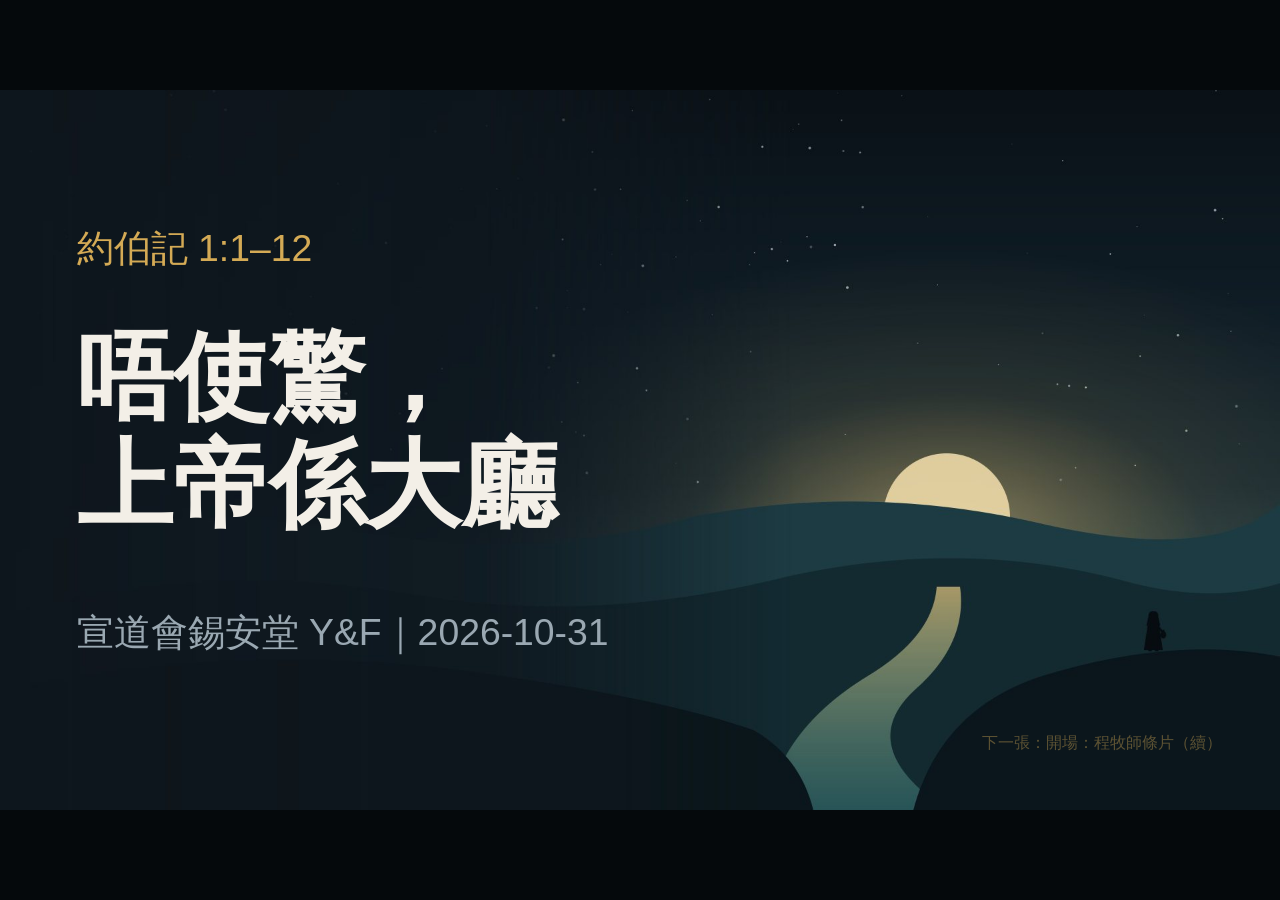
<file: index.html>
<!doctype html>
<html lang="zh-HK">
<head>
<meta charset="utf-8">
<meta name="viewport" content="width=device-width,initial-scale=1,viewport-fit=cover">
<meta name="theme-color" content="#0E161D">
<title>唔使驚，上帝係大廳</title>
<meta name="description" content="約伯記 1:1–12｜宣道會錫安堂 Y&amp;F｜2026-10-31">
<meta property="og:title" content="唔使驚，上帝係大廳">
<meta property="og:description" content="約伯記 1:1–12｜宣道會錫安堂 Y&amp;F｜2026-10-31">
<meta property="og:type" content="website">
<link rel="stylesheet" href="assets/deck.css">
<style>:root{--font-cjk:"Microsoft JhengHei","微軟正黑體","PingFang TC","Noto Sans TC","Noto Sans CJK TC","Source Han Sans TC",sans-serif;--font-num:Cambria,Georgia,"Caladea","Times New Roman","Microsoft JhengHei","微軟正黑體","PingFang TC","Noto Sans TC","Noto Sans CJK TC","Source Han Sans TC",sans-serif;--navstep:calc(var(--u) * 232.5)}</style>
<noscript><style>body{overflow:auto}.viewport{position:static;display:block}.stage{height:auto}.slide{position:relative;opacity:1;visibility:visible;height:calc(1080 * var(--u))}.rise,.step{opacity:1;transform:none}</style></noscript>
</head>
<body class="trad">
<svg width="0" height="0" style="position:absolute" aria-hidden="true"><defs>
<linearGradient id="lgrad" x1="0" y1="0" x2="0" y2="1"><stop offset="0" stop-color="#D4AA55" stop-opacity=".32"/><stop offset="1" stop-color="#D4AA55" stop-opacity="0"/></linearGradient>
<symbol id="i-campfire" viewBox="0 0 24 24"><path d="M15.9,18.5L21.9,20.1L21.5,22L12.1,19.5L2.7,22L2.2,20.1L8.2,18.5L2.1,16.9L2.6,15L12,17.5L21.4,15L21.9,16.9L15.9,18.5M16.07,7.92C15.91,7.7 15.71,7.5 15.5,7.33C15.05,6.9 14.5,6.59 14.06,6.13C13,5.08 12.79,3.34 13.44,2C12.79,2.17 12.18,2.54 11.67,2.95C9.84,4.46 9.11,7.1 10,9.38C10,9.45 10.04,9.53 10.04,9.62C10.04,9.78 9.93,9.92 9.79,10C9.63,10.05 9.46,10 9.33,9.9C9.28,9.86 9.25,9.82 9.22,9.77C8.42,8.74 8.29,7.26 8.84,6.07C7.65,7.06 7,8.72 7.11,10.29C7.13,10.65 7.18,11 7.3,11.36C7.41,11.8 7.59,12.23 7.82,12.61C8.57,13.86 9.9,14.76 11.32,14.94C12.84,15.14 14.46,14.85 15.63,13.79C16.93,12.59 17.4,10.67 16.71,9L16.61,8.83C16.47,8.5 16.28,8.2 16.04,7.93L16.07,7.92M13.83,12.47C13.63,12.65 13.31,12.83 13.05,12.91C12.26,13.19 11.46,12.79 11,12.31C11.84,12.11 12.34,11.47 12.5,10.83C12.61,10.25 12.39,9.78 12.29,9.22C12.21,8.69 12.22,8.23 12.42,7.73C12.55,8 12.69,8.28 12.86,8.5C13.41,9.22 14.27,9.54 14.45,10.5C14.47,10.63 14.5,10.72 14.5,10.83C14.5,11.43 14.26,12.07 13.82,12.47"/></symbol><symbol id="i-check-circle" viewBox="0 0 24 24"><path d="M12 2C6.5 2 2 6.5 2 12S6.5 22 12 22 22 17.5 22 12 17.5 2 12 2M10 17L5 12L6.41 10.59L10 14.17L17.59 6.58L19 8L10 17Z"/></symbol><symbol id="i-church" viewBox="0 0 24 24"><path d="M18 12.22V9L13 6.5V5H15V3H13V1H11V3H9V5H11V6.5L6 9V12.22L2 14V22H10V19C10 17.9 10.9 17 12 17S14 17.9 14 19V22H22V14L18 12.22M12 13.5C11.17 13.5 10.5 12.83 10.5 12S11.17 10.5 12 10.5 13.5 11.17 13.5 12 12.83 13.5 12 13.5Z"/></symbol><symbol id="i-close-circle" viewBox="0 0 24 24"><path d="M12,2C17.53,2 22,6.47 22,12C22,17.53 17.53,22 12,22C6.47,22 2,17.53 2,12C2,6.47 6.47,2 12,2M15.59,7L12,10.59L8.41,7L7,8.41L10.59,12L7,15.59L8.41,17L12,13.41L15.59,17L17,15.59L13.41,12L17,8.41L15.59,7Z"/></symbol><symbol id="i-door-open" viewBox="0 0 24 24"><path d="M12,3C10.89,3 10,3.89 10,5H3V19H2V21H22V19H21V5C21,3.89 20.11,3 19,3H12M12,5H19V19H12V5M5,11H7V13H5V11Z"/></symbol><symbol id="i-hand-heart" viewBox="0 0 24 24"><path d="M20 17Q20.86 17 21.45 17.6T22.03 19L14 22L7 20V11H8.95L16.22 13.69Q17 14 17 14.81 17 15.28 16.66 15.63T15.8 16H13L11.25 15.33L10.92 16.27L13 17H20M16 3.23Q17.06 2 18.7 2 20.06 2 21 3T22 5.3Q22 6.33 21 7.76T19.03 10.15 16 13Q13.92 11.11 12.94 10.15T10.97 7.76 10 5.3Q10 3.94 10.97 3T13.31 2Q14.91 2 16 3.23M.984 11H5V22H.984V11Z"/></symbol><symbol id="i-help-circle" viewBox="0 0 24 24"><path d="M15.07,11.25L14.17,12.17C13.45,12.89 13,13.5 13,15H11V14.5C11,13.39 11.45,12.39 12.17,11.67L13.41,10.41C13.78,10.05 14,9.55 14,9C14,7.89 13.1,7 12,7A2,2 0 0,0 10,9H8A4,4 0 0,1 12,5A4,4 0 0,1 16,9C16,9.88 15.64,10.67 15.07,11.25M13,19H11V17H13M12,2A10,10 0 0,0 2,12A10,10 0 0,0 12,22A10,10 0 0,0 22,12C22,6.47 17.5,2 12,2Z"/></symbol><symbol id="i-home-lock" viewBox="0 0 24 24"><path d="M12,3L2,12H5V20H19V12H22L12,3M12,9A3,3 0 0,1 15,12V13H16V17H8V13H9V12A3,3 0 0,1 12,9M12,11A1,1 0 0,0 11,12V13H13V12C13,11.5 12.6,11 12,11Z"/></symbol><symbol id="i-shield-alert" viewBox="0 0 24 24"><path d="M12,1L3,5V11C3,16.55 6.84,21.74 12,23C17.16,21.74 21,16.55 21,11V5M11,7H13V13H11M11,15H13V17H11"/></symbol><symbol id="i-storefront" viewBox="0 0 24 24"><path d="M5.06 3C4.63 3 4.22 3.14 3.84 3.42C3.46 3.7 3.24 4.06 3.14 4.5L2.11 8.91C1.86 10 2.06 10.92 2.69 11.73C2.81 11.85 2.93 11.97 3.04 12.07C3.63 12.64 4.28 13 5.22 13C6.16 13 6.91 12.59 7.47 12.05C8.1 12.67 8.86 13 9.8 13C10.64 13 11.44 12.63 12 12.07C12.68 12.7 13.45 13 14.3 13C15.17 13 15.91 12.67 16.54 12.05C17.11 12.62 17.86 13 18.81 13C19.76 13 20.43 12.65 21 12.06C21.09 11.97 21.18 11.87 21.28 11.77C21.94 10.95 22.14 10 21.89 8.91L20.86 4.5C20.73 4.06 20.5 3.7 20.13 3.42C19.77 3.14 19.38 3 18.94 3M18.89 4.97L19.97 9.38C20.06 9.81 19.97 10.2 19.69 10.55C19.44 10.86 19.13 11 18.75 11C18.44 11 18.17 10.9 17.95 10.66C17.73 10.43 17.61 10.16 17.58 9.84L16.97 5M5.06 5H7.03L6.42 9.84C6.3 10.63 5.91 11 5.25 11C4.84 11 4.53 10.86 4.31 10.55C4.03 10.2 3.94 9.81 4.03 9.38M9.05 5H11V9.7C11 10.05 10.89 10.35 10.64 10.62C10.39 10.88 10.08 11 9.7 11C9.36 11 9.07 10.88 8.84 10.59C8.61 10.3 8.5 10 8.5 9.66V9.5M13 5H14.95L15.5 9.5C15.58 9.92 15.5 10.27 15.21 10.57C14.95 10.87 14.61 11 14.2 11C13.89 11 13.61 10.88 13.36 10.62C13.11 10.35 13 10.05 13 9.7M3 14.03V19C3 20.11 3.89 21 5 21C9.67 21 14.33 21 19 21C20.1 21 21 20.11 21 19V14.05C20.45 14.63 19.75 14.96 19 15C18 15.03 17.25 14.74 16.54 14.05C15.94 14.65 15.14 15 14.3 15C13.4 15 12.6 14.64 12 14.07C11.43 14.64 10.65 15 9.78 15C8.87 15 8.07 14.65 7.47 14.05C6.89 14.64 6.1 15 5.23 15C4.33 15 3.66 14.65 3 14.03Z"/></symbol><symbol id="i-timer-sand" viewBox="0 0 24 24"><path d="M6,2H18V8H18V8L14,12L18,16V16H18V22H6V16H6V16L10,12L6,8V8H6V2M16,16.5L12,12.5L8,16.5V20H16V16.5M12,11.5L16,7.5V4H8V7.5L12,11.5M10,6H14V6.75L12,8.75L10,6.75V6Z"/></symbol>
</defs></svg>
<div class="viewport">
<main class="stage" aria-live="polite">
<section class="slide t-cover has-bg" id="s1" data-section="" data-nav="0" data-page="0" aria-label="1" style="background-image:url(assets/bg/cover_moonroad.jpg)"><div class="bgimg"></div><div class="inner"><div class="kicker rise" style="--d:0">約伯記 1:1–12</div><h1 class="ctitle rise" style="--d:1"><span>唔使驚，<br>上帝係大廳</span></h1><div class="csub rise" style="--d:3">宣道會錫安堂 Y&amp;F｜2026-10-31</div></div><div class="nextcue">下一張：開場：程牧師條片（續）</div><div class="flowpage">1</div></section>
<section class="slide t-media_qr" id="s2" data-section="0" data-nav="1" data-page="1" aria-label="2"><div class="inner"><div class="label rise" style="--d:0">引言</div><div class="pill rise" style="--d:0">0.1</div><div class="mphoto circle rise" style="--d:1"><div class="mframe"><img src="assets/media/cheng_portrait.jpg" alt="程子信牧師"></div></div><div class="mname rise" style="--d:2">程子信牧師</div><div class="mrole rise" style="--d:3">堂主任</div><div class="mcard card rise" style="--d:2"><div class="mtitle">「萬聖節你驚唔驚？」</div><div class="mqr"><svg class="qrsvg" viewBox="0 0 41 41" shape-rendering="crispEdges" role="img" aria-label="QR code: https://www.youtube.com/watch?v=qJzeZQYDyWs"><rect width="41" height="41" fill="#FFFFFF"/><path fill="#0E161D" d="M4 4h1v1h-1zM5 4h1v1h-1zM6 4h1v1h-1zM7 4h1v1h-1zM8 4h1v1h-1zM9 4h1v1h-1zM10 4h1v1h-1zM15 4h1v1h-1zM16 4h1v1h-1zM18 4h1v1h-1zM22 4h1v1h-1zM23 4h1v1h-1zM24 4h1v1h-1zM25 4h1v1h-1zM27 4h1v1h-1zM30 4h1v1h-1zM31 4h1v1h-1zM32 4h1v1h-1zM33 4h1v1h-1zM34 4h1v1h-1zM35 4h1v1h-1zM36 4h1v1h-1zM4 5h1v1h-1zM10 5h1v1h-1zM15 5h1v1h-1zM16 5h1v1h-1zM19 5h1v1h-1zM22 5h1v1h-1zM24 5h1v1h-1zM25 5h1v1h-1zM30 5h1v1h-1zM36 5h1v1h-1zM4 6h1v1h-1zM6 6h1v1h-1zM7 6h1v1h-1zM8 6h1v1h-1zM10 6h1v1h-1zM12 6h1v1h-1zM13 6h1v1h-1zM14 6h1v1h-1zM15 6h1v1h-1zM18 6h1v1h-1zM19 6h1v1h-1zM23 6h1v1h-1zM25 6h1v1h-1zM26 6h1v1h-1zM28 6h1v1h-1zM30 6h1v1h-1zM32 6h1v1h-1zM33 6h1v1h-1zM34 6h1v1h-1zM36 6h1v1h-1zM4 7h1v1h-1zM6 7h1v1h-1zM7 7h1v1h-1zM8 7h1v1h-1zM10 7h1v1h-1zM12 7h1v1h-1zM13 7h1v1h-1zM22 7h1v1h-1zM25 7h1v1h-1zM27 7h1v1h-1zM28 7h1v1h-1zM30 7h1v1h-1zM32 7h1v1h-1zM33 7h1v1h-1zM34 7h1v1h-1zM36 7h1v1h-1zM4 8h1v1h-1zM6 8h1v1h-1zM7 8h1v1h-1zM8 8h1v1h-1zM10 8h1v1h-1zM12 8h1v1h-1zM14 8h1v1h-1zM17 8h1v1h-1zM18 8h1v1h-1zM19 8h1v1h-1zM20 8h1v1h-1zM21 8h1v1h-1zM24 8h1v1h-1zM26 8h1v1h-1zM30 8h1v1h-1zM32 8h1v1h-1zM33 8h1v1h-1zM34 8h1v1h-1zM36 8h1v1h-1zM4 9h1v1h-1zM10 9h1v1h-1zM12 9h1v1h-1zM14 9h1v1h-1zM15 9h1v1h-1zM17 9h1v1h-1zM18 9h1v1h-1zM21 9h1v1h-1zM23 9h1v1h-1zM26 9h1v1h-1zM27 9h1v1h-1zM28 9h1v1h-1zM30 9h1v1h-1zM36 9h1v1h-1zM4 10h1v1h-1zM5 10h1v1h-1zM6 10h1v1h-1zM7 10h1v1h-1zM8 10h1v1h-1zM9 10h1v1h-1zM10 10h1v1h-1zM12 10h1v1h-1zM14 10h1v1h-1zM16 10h1v1h-1zM18 10h1v1h-1zM20 10h1v1h-1zM22 10h1v1h-1zM24 10h1v1h-1zM26 10h1v1h-1zM28 10h1v1h-1zM30 10h1v1h-1zM31 10h1v1h-1zM32 10h1v1h-1zM33 10h1v1h-1zM34 10h1v1h-1zM35 10h1v1h-1zM36 10h1v1h-1zM12 11h1v1h-1zM14 11h1v1h-1zM15 11h1v1h-1zM16 11h1v1h-1zM18 11h1v1h-1zM20 11h1v1h-1zM23 11h1v1h-1zM24 11h1v1h-1zM25 11h1v1h-1zM26 11h1v1h-1zM27 11h1v1h-1zM4 12h1v1h-1zM6 12h1v1h-1zM7 12h1v1h-1zM8 12h1v1h-1zM9 12h1v1h-1zM10 12h1v1h-1zM13 12h1v1h-1zM14 12h1v1h-1zM15 12h1v1h-1zM16 12h1v1h-1zM17 12h1v1h-1zM18 12h1v1h-1zM21 12h1v1h-1zM23 12h1v1h-1zM26 12h1v1h-1zM27 12h1v1h-1zM30 12h1v1h-1zM31 12h1v1h-1zM32 12h1v1h-1zM33 12h1v1h-1zM34 12h1v1h-1zM6 13h1v1h-1zM7 13h1v1h-1zM8 13h1v1h-1zM9 13h1v1h-1zM12 13h1v1h-1zM13 13h1v1h-1zM14 13h1v1h-1zM15 13h1v1h-1zM17 13h1v1h-1zM18 13h1v1h-1zM20 13h1v1h-1zM21 13h1v1h-1zM22 13h1v1h-1zM23 13h1v1h-1zM24 13h1v1h-1zM26 13h1v1h-1zM27 13h1v1h-1zM30 13h1v1h-1zM31 13h1v1h-1zM33 13h1v1h-1zM34 13h1v1h-1zM5 14h1v1h-1zM6 14h1v1h-1zM9 14h1v1h-1zM10 14h1v1h-1zM11 14h1v1h-1zM12 14h1v1h-1zM13 14h1v1h-1zM14 14h1v1h-1zM15 14h1v1h-1zM16 14h1v1h-1zM17 14h1v1h-1zM18 14h1v1h-1zM19 14h1v1h-1zM20 14h1v1h-1zM21 14h1v1h-1zM26 14h1v1h-1zM28 14h1v1h-1zM30 14h1v1h-1zM32 14h1v1h-1zM34 14h1v1h-1zM35 14h1v1h-1zM4 15h1v1h-1zM6 15h1v1h-1zM9 15h1v1h-1zM11 15h1v1h-1zM14 15h1v1h-1zM15 15h1v1h-1zM17 15h1v1h-1zM21 15h1v1h-1zM22 15h1v1h-1zM23 15h1v1h-1zM24 15h1v1h-1zM27 15h1v1h-1zM29 15h1v1h-1zM32 15h1v1h-1zM33 15h1v1h-1zM34 15h1v1h-1zM35 15h1v1h-1zM4 16h1v1h-1zM7 16h1v1h-1zM8 16h1v1h-1zM10 16h1v1h-1zM11 16h1v1h-1zM13 16h1v1h-1zM14 16h1v1h-1zM18 16h1v1h-1zM19 16h1v1h-1zM20 16h1v1h-1zM23 16h1v1h-1zM24 16h1v1h-1zM25 16h1v1h-1zM26 16h1v1h-1zM27 16h1v1h-1zM28 16h1v1h-1zM29 16h1v1h-1zM33 16h1v1h-1zM4 17h1v1h-1zM5 17h1v1h-1zM6 17h1v1h-1zM7 17h1v1h-1zM8 17h1v1h-1zM9 17h1v1h-1zM13 17h1v1h-1zM14 17h1v1h-1zM16 17h1v1h-1zM17 17h1v1h-1zM19 17h1v1h-1zM21 17h1v1h-1zM22 17h1v1h-1zM25 17h1v1h-1zM28 17h1v1h-1zM35 17h1v1h-1zM36 17h1v1h-1zM4 18h1v1h-1zM7 18h1v1h-1zM10 18h1v1h-1zM12 18h1v1h-1zM16 18h1v1h-1zM18 18h1v1h-1zM19 18h1v1h-1zM20 18h1v1h-1zM24 18h1v1h-1zM25 18h1v1h-1zM26 18h1v1h-1zM29 18h1v1h-1zM30 18h1v1h-1zM35 18h1v1h-1zM5 19h1v1h-1zM9 19h1v1h-1zM11 19h1v1h-1zM15 19h1v1h-1zM17 19h1v1h-1zM18 19h1v1h-1zM19 19h1v1h-1zM25 19h1v1h-1zM26 19h1v1h-1zM27 19h1v1h-1zM28 19h1v1h-1zM29 19h1v1h-1zM30 19h1v1h-1zM31 19h1v1h-1zM33 19h1v1h-1zM34 19h1v1h-1zM4 20h1v1h-1zM6 20h1v1h-1zM8 20h1v1h-1zM9 20h1v1h-1zM10 20h1v1h-1zM11 20h1v1h-1zM16 20h1v1h-1zM17 20h1v1h-1zM18 20h1v1h-1zM19 20h1v1h-1zM21 20h1v1h-1zM22 20h1v1h-1zM26 20h1v1h-1zM28 20h1v1h-1zM29 20h1v1h-1zM31 20h1v1h-1zM32 20h1v1h-1zM33 20h1v1h-1zM36 20h1v1h-1zM6 21h1v1h-1zM7 21h1v1h-1zM9 21h1v1h-1zM13 21h1v1h-1zM14 21h1v1h-1zM18 21h1v1h-1zM20 21h1v1h-1zM22 21h1v1h-1zM23 21h1v1h-1zM25 21h1v1h-1zM26 21h1v1h-1zM27 21h1v1h-1zM28 21h1v1h-1zM29 21h1v1h-1zM30 21h1v1h-1zM31 21h1v1h-1zM33 21h1v1h-1zM34 21h1v1h-1zM35 21h1v1h-1zM36 21h1v1h-1zM4 22h1v1h-1zM5 22h1v1h-1zM6 22h1v1h-1zM7 22h1v1h-1zM8 22h1v1h-1zM10 22h1v1h-1zM11 22h1v1h-1zM15 22h1v1h-1zM18 22h1v1h-1zM19 22h1v1h-1zM22 22h1v1h-1zM24 22h1v1h-1zM25 22h1v1h-1zM29 22h1v1h-1zM31 22h1v1h-1zM32 22h1v1h-1zM34 22h1v1h-1zM35 22h1v1h-1zM4 23h1v1h-1zM6 23h1v1h-1zM11 23h1v1h-1zM13 23h1v1h-1zM15 23h1v1h-1zM19 23h1v1h-1zM20 23h1v1h-1zM24 23h1v1h-1zM25 23h1v1h-1zM26 23h1v1h-1zM27 23h1v1h-1zM31 23h1v1h-1zM32 23h1v1h-1zM33 23h1v1h-1zM34 23h1v1h-1zM35 23h1v1h-1zM7 24h1v1h-1zM8 24h1v1h-1zM9 24h1v1h-1zM10 24h1v1h-1zM13 24h1v1h-1zM15 24h1v1h-1zM16 24h1v1h-1zM17 24h1v1h-1zM19 24h1v1h-1zM22 24h1v1h-1zM25 24h1v1h-1zM29 24h1v1h-1zM33 24h1v1h-1zM35 24h1v1h-1zM36 24h1v1h-1zM4 25h1v1h-1zM5 25h1v1h-1zM6 25h1v1h-1zM9 25h1v1h-1zM11 25h1v1h-1zM12 25h1v1h-1zM13 25h1v1h-1zM17 25h1v1h-1zM19 25h1v1h-1zM20 25h1v1h-1zM21 25h1v1h-1zM24 25h1v1h-1zM25 25h1v1h-1zM26 25h1v1h-1zM27 25h1v1h-1zM29 25h1v1h-1zM30 25h1v1h-1zM36 25h1v1h-1zM4 26h1v1h-1zM6 26h1v1h-1zM10 26h1v1h-1zM12 26h1v1h-1zM14 26h1v1h-1zM15 26h1v1h-1zM16 26h1v1h-1zM18 26h1v1h-1zM21 26h1v1h-1zM23 26h1v1h-1zM25 26h1v1h-1zM26 26h1v1h-1zM29 26h1v1h-1zM31 26h1v1h-1zM32 26h1v1h-1zM35 26h1v1h-1zM4 27h1v1h-1zM11 27h1v1h-1zM15 27h1v1h-1zM17 27h1v1h-1zM20 27h1v1h-1zM23 27h1v1h-1zM24 27h1v1h-1zM25 27h1v1h-1zM27 27h1v1h-1zM29 27h1v1h-1zM30 27h1v1h-1zM31 27h1v1h-1zM32 27h1v1h-1zM33 27h1v1h-1zM34 27h1v1h-1zM35 27h1v1h-1zM36 27h1v1h-1zM4 28h1v1h-1zM6 28h1v1h-1zM7 28h1v1h-1zM8 28h1v1h-1zM10 28h1v1h-1zM12 28h1v1h-1zM13 28h1v1h-1zM14 28h1v1h-1zM15 28h1v1h-1zM20 28h1v1h-1zM21 28h1v1h-1zM23 28h1v1h-1zM26 28h1v1h-1zM28 28h1v1h-1zM29 28h1v1h-1zM30 28h1v1h-1zM31 28h1v1h-1zM32 28h1v1h-1zM36 28h1v1h-1zM12 29h1v1h-1zM14 29h1v1h-1zM15 29h1v1h-1zM20 29h1v1h-1zM21 29h1v1h-1zM23 29h1v1h-1zM24 29h1v1h-1zM26 29h1v1h-1zM27 29h1v1h-1zM28 29h1v1h-1zM32 29h1v1h-1zM34 29h1v1h-1zM35 29h1v1h-1zM36 29h1v1h-1zM4 30h1v1h-1zM5 30h1v1h-1zM6 30h1v1h-1zM7 30h1v1h-1zM8 30h1v1h-1zM9 30h1v1h-1zM10 30h1v1h-1zM13 30h1v1h-1zM14 30h1v1h-1zM15 30h1v1h-1zM16 30h1v1h-1zM19 30h1v1h-1zM20 30h1v1h-1zM21 30h1v1h-1zM26 30h1v1h-1zM27 30h1v1h-1zM28 30h1v1h-1zM30 30h1v1h-1zM32 30h1v1h-1zM34 30h1v1h-1zM4 31h1v1h-1zM10 31h1v1h-1zM12 31h1v1h-1zM13 31h1v1h-1zM14 31h1v1h-1zM16 31h1v1h-1zM17 31h1v1h-1zM19 31h1v1h-1zM21 31h1v1h-1zM22 31h1v1h-1zM23 31h1v1h-1zM27 31h1v1h-1zM28 31h1v1h-1zM32 31h1v1h-1zM33 31h1v1h-1zM34 31h1v1h-1zM36 31h1v1h-1zM4 32h1v1h-1zM6 32h1v1h-1zM7 32h1v1h-1zM8 32h1v1h-1zM10 32h1v1h-1zM12 32h1v1h-1zM13 32h1v1h-1zM15 32h1v1h-1zM16 32h1v1h-1zM17 32h1v1h-1zM18 32h1v1h-1zM19 32h1v1h-1zM20 32h1v1h-1zM24 32h1v1h-1zM25 32h1v1h-1zM26 32h1v1h-1zM28 32h1v1h-1zM29 32h1v1h-1zM30 32h1v1h-1zM31 32h1v1h-1zM32 32h1v1h-1zM33 32h1v1h-1zM35 32h1v1h-1zM4 33h1v1h-1zM6 33h1v1h-1zM7 33h1v1h-1zM8 33h1v1h-1zM10 33h1v1h-1zM12 33h1v1h-1zM14 33h1v1h-1zM16 33h1v1h-1zM18 33h1v1h-1zM19 33h1v1h-1zM22 33h1v1h-1zM25 33h1v1h-1zM27 33h1v1h-1zM29 33h1v1h-1zM32 33h1v1h-1zM33 33h1v1h-1zM34 33h1v1h-1zM36 33h1v1h-1zM4 34h1v1h-1zM6 34h1v1h-1zM7 34h1v1h-1zM8 34h1v1h-1zM10 34h1v1h-1zM12 34h1v1h-1zM13 34h1v1h-1zM14 34h1v1h-1zM15 34h1v1h-1zM18 34h1v1h-1zM19 34h1v1h-1zM20 34h1v1h-1zM21 34h1v1h-1zM24 34h1v1h-1zM25 34h1v1h-1zM26 34h1v1h-1zM27 34h1v1h-1zM28 34h1v1h-1zM29 34h1v1h-1zM30 34h1v1h-1zM31 34h1v1h-1zM33 34h1v1h-1zM34 34h1v1h-1zM4 35h1v1h-1zM10 35h1v1h-1zM14 35h1v1h-1zM15 35h1v1h-1zM17 35h1v1h-1zM19 35h1v1h-1zM25 35h1v1h-1zM26 35h1v1h-1zM27 35h1v1h-1zM28 35h1v1h-1zM30 35h1v1h-1zM32 35h1v1h-1zM33 35h1v1h-1zM34 35h1v1h-1zM4 36h1v1h-1zM5 36h1v1h-1zM6 36h1v1h-1zM7 36h1v1h-1zM8 36h1v1h-1zM9 36h1v1h-1zM10 36h1v1h-1zM12 36h1v1h-1zM13 36h1v1h-1zM14 36h1v1h-1zM17 36h1v1h-1zM18 36h1v1h-1zM19 36h1v1h-1zM21 36h1v1h-1zM26 36h1v1h-1zM27 36h1v1h-1zM28 36h1v1h-1zM29 36h1v1h-1zM31 36h1v1h-1zM33 36h1v1h-1zM34 36h1v1h-1zM35 36h1v1h-1z"/></svg></div><div class="mcap">影低 QR code，返去慢慢睇</div><div class="murl">https://www.youtube.com/watch?v=qJzeZQYDyWs</div></div></div><div class="nextcue">下一張：0.2 今日唔係揀邊，而係神學反思</div><div class="flowpage">2</div></section>
<section class="slide t-keys" id="s3" data-section="0" data-nav="1" data-page="1" aria-label="3"><div class="inner"><div class="label rise" style="--d:0">引言</div><div class="pill rise" style="--d:0">0.2</div><h2 class="title rise" style="--d:1"><span>今日唔係揀邊，而係神學反思</span></h2><div class="krows"><div class="khook step" data-s="0"><span class="kbar"></span><span>點解同樣愛主，會得出唔同嘅結論？</span></div><div class="khook step" data-s="1"><span class="kbar"></span><span>唔係叫你贊成，亦唔係叫你反對</span></div><div class="khook step" data-s="2"><span class="kbar"></span><span>一齊練習一次「神學反思」</span></div><div class="khook step" data-s="3"><span class="kbar"></span><span>你可以唔同意我：重點係點樣得出結論</span></div></div></div><div class="nextcue">下一張：1.1 尊重唔參與萬聖節活動嘅弟兄姊妹</div><div class="flowpage">3</div></section>
<section class="slide t-keys" id="s4" data-section="1" data-nav="1" data-page="1" aria-label="4"><div class="inner"><div class="label rise" style="--d:0">01　點解有弟兄姊妹咁認真</div><div class="pill rise" style="--d:0">1.1</div><h2 class="title rise" style="--d:1"><span>尊重唔參與萬聖節活動嘅弟兄姊妹</span></h2><div class="krows"><div class="khook step" data-s="0"><span class="kbar"></span><span>尊重好認真、唔參與嘅弟兄姊妹</span></div><div class="khook step" data-s="1"><span class="kbar"></span><span>信主之前：拜神・拜祖先・燒街衣</span></div><div class="kverse card step" data-s="2"><div class="kvref">帖前 1:9<span>和合本修訂版</span></div><div class="kvt" style="font-size:calc(var(--u)*56)">離棄偶像，歸向神。</div></div></div></div><div class="nextcue">下一張：尊重唔參與萬聖節活動嘅弟兄姊妹（續）</div><div class="flowpage">4</div></section>
<section class="slide t-keys" id="s5" data-section="1" data-nav="1" data-page="1" aria-label="5"><div class="inner"><div class="label rise" style="--d:0">01　點解有弟兄姊妹咁認真</div><div class="pill rise" style="--d:0">1.1</div><h2 class="title rise" style="--d:1"><span>尊重唔參與萬聖節活動嘅弟兄姊妹（續）</span></h2><div class="krows"><div class="khook step" data-s="0"><span class="kbar"></span><span>「我唔再掂鬼神嘅嘢」：用代價換返嚟</span></div><div class="khook step" data-s="1"><span class="kbar"></span><span>滿街鬼怪：良心仲記得</span></div><div class="khook step" data-s="2"><span class="kbar"></span><span>父母：保護仔女嘅心</span></div><div class="khook step" data-s="3"><span class="kbar"></span><span>唔係膽小，而係認真對待信仰</span></div></div></div><div class="nextcue">下一張：1.2 七種流傳講法</div><div class="flowpage">5</div></section>
<section class="slide t-keys" id="s6" data-section="1" data-nav="1" data-page="1" aria-label="6"><div class="inner"><div class="label rise" style="--d:0">01　點解有弟兄姊妹咁認真</div><div class="pill rise" style="--d:0">1.2</div><h2 class="title rise" style="--d:1"><span>七種流傳講法</span></h2><div class="krows"><div class="khook step" data-s="0"><span class="kbar"></span><span>每年十月：部電話好多轉發</span></div><div class="khook step" data-s="1"><span class="kbar"></span><span>認真對待信仰 → 對講法一樣咁認真</span></div><div class="khook step" data-s="2"><span class="kbar"></span><span>逐條查證：七種講法</span></div></div></div><div class="nextcue">下一張：七種流傳講法（續）</div><div class="flowpage">6</div></section>
<section class="slide t-image" id="s7" data-section="1" data-nav="1" data-page="1" aria-label="7"><div class="inner"><img class="fullimg rise" style="--d:1" src="assets/media/rumours_2_checked.jpg" alt="網上流傳嘅七種講法（查證結果）"></div><div class="nextcue">下一張：1.3 有根據嗰一條：幾時係佢哋話事？</div><div class="flowpage">7</div></section>
<section class="slide t-keys" id="s8" data-section="1" data-nav="1" data-page="1" aria-label="8"><div class="inner"><div class="label rise" style="--d:0">01　點解有弟兄姊妹咁認真</div><div class="pill rise" style="--d:0">1.3</div><h2 class="title rise" style="--d:1"><span>有根據嗰一條：幾時係佢哋話事？</span></h2><div class="krows"><div class="kbig step" data-s="0"><div class="kbi"><svg class="ico c-teal" viewBox="0 0 24 24" aria-hidden="true"><use href="#i-check-circle"/></svg></div><div class="kbw">有根據：LaVey《撒但聖經》（1969）</div></div><div class="khook step" data-s="1"><span class="kbar"></span><span>萬聖節列為佢哋主要節日之一</span></div><div class="khook step" data-s="2"><span class="kbar"></span><span>幾時係佢哋話事？</span></div><div class="kverse card step" data-s="3"><div class="kvref">林前 10:26<span>和合本修訂版</span></div><div class="kvt" style="font-size:calc(var(--u)*50)">地和其中所充滿的都屬於主。</div></div><div class="khook step" data-s="4"><span class="kbar"></span><span>日子係神造嘅</span></div></div></div><div class="nextcue">下一張：1.4 萬聖節嘅歷史：三個階段</div><div class="flowpage">8</div></section>
<section class="slide t-media_qr" id="s9" data-section="1" data-nav="1" data-page="1" aria-label="9"><div class="inner"><div class="label rise" style="--d:0">01　點解有弟兄姊妹咁認真</div><div class="pill rise" style="--d:0">1.4</div><div class="mphoto circle rise" style="--d:1"><div class="mframe"><img src="assets/media/chan_portrait.jpg" alt="陳曉琪老師"></div></div><div class="mname rise" style="--d:2">陳曉琪老師</div><div class="mrole rise" style="--d:3">中國神學研究院<br>神學科助理教授</div><div class="mcard card rise" style="--d:2"><div class="mkick">延伸觀看</div><div class="mtitle">萬聖節本身<br>又係點嚟？</div><div class="mqr"><svg class="qrsvg" viewBox="0 0 41 41" shape-rendering="crispEdges" role="img" aria-label="QR code: https://www.youtube.com/watch?v=WtKOPJSQCX0"><rect width="41" height="41" fill="#FFFFFF"/><path fill="#0E161D" d="M4 4h1v1h-1zM5 4h1v1h-1zM6 4h1v1h-1zM7 4h1v1h-1zM8 4h1v1h-1zM9 4h1v1h-1zM10 4h1v1h-1zM13 4h1v1h-1zM15 4h1v1h-1zM16 4h1v1h-1zM18 4h1v1h-1zM22 4h1v1h-1zM23 4h1v1h-1zM24 4h1v1h-1zM25 4h1v1h-1zM27 4h1v1h-1zM30 4h1v1h-1zM31 4h1v1h-1zM32 4h1v1h-1zM33 4h1v1h-1zM34 4h1v1h-1zM35 4h1v1h-1zM36 4h1v1h-1zM4 5h1v1h-1zM10 5h1v1h-1zM13 5h1v1h-1zM15 5h1v1h-1zM16 5h1v1h-1zM19 5h1v1h-1zM22 5h1v1h-1zM24 5h1v1h-1zM25 5h1v1h-1zM30 5h1v1h-1zM36 5h1v1h-1zM4 6h1v1h-1zM6 6h1v1h-1zM7 6h1v1h-1zM8 6h1v1h-1zM10 6h1v1h-1zM12 6h1v1h-1zM13 6h1v1h-1zM14 6h1v1h-1zM15 6h1v1h-1zM18 6h1v1h-1zM19 6h1v1h-1zM23 6h1v1h-1zM25 6h1v1h-1zM26 6h1v1h-1zM28 6h1v1h-1zM30 6h1v1h-1zM32 6h1v1h-1zM33 6h1v1h-1zM34 6h1v1h-1zM36 6h1v1h-1zM4 7h1v1h-1zM6 7h1v1h-1zM7 7h1v1h-1zM8 7h1v1h-1zM10 7h1v1h-1zM12 7h1v1h-1zM13 7h1v1h-1zM16 7h1v1h-1zM22 7h1v1h-1zM25 7h1v1h-1zM27 7h1v1h-1zM28 7h1v1h-1zM30 7h1v1h-1zM32 7h1v1h-1zM33 7h1v1h-1zM34 7h1v1h-1zM36 7h1v1h-1zM4 8h1v1h-1zM6 8h1v1h-1zM7 8h1v1h-1zM8 8h1v1h-1zM10 8h1v1h-1zM12 8h1v1h-1zM14 8h1v1h-1zM16 8h1v1h-1zM17 8h1v1h-1zM18 8h1v1h-1zM19 8h1v1h-1zM20 8h1v1h-1zM21 8h1v1h-1zM24 8h1v1h-1zM26 8h1v1h-1zM30 8h1v1h-1zM32 8h1v1h-1zM33 8h1v1h-1zM34 8h1v1h-1zM36 8h1v1h-1zM4 9h1v1h-1zM10 9h1v1h-1zM12 9h1v1h-1zM14 9h1v1h-1zM15 9h1v1h-1zM16 9h1v1h-1zM17 9h1v1h-1zM18 9h1v1h-1zM21 9h1v1h-1zM23 9h1v1h-1zM26 9h1v1h-1zM27 9h1v1h-1zM28 9h1v1h-1zM30 9h1v1h-1zM36 9h1v1h-1zM4 10h1v1h-1zM5 10h1v1h-1zM6 10h1v1h-1zM7 10h1v1h-1zM8 10h1v1h-1zM9 10h1v1h-1zM10 10h1v1h-1zM12 10h1v1h-1zM14 10h1v1h-1zM16 10h1v1h-1zM18 10h1v1h-1zM20 10h1v1h-1zM22 10h1v1h-1zM24 10h1v1h-1zM26 10h1v1h-1zM28 10h1v1h-1zM30 10h1v1h-1zM31 10h1v1h-1zM32 10h1v1h-1zM33 10h1v1h-1zM34 10h1v1h-1zM35 10h1v1h-1zM36 10h1v1h-1zM12 11h1v1h-1zM14 11h1v1h-1zM15 11h1v1h-1zM16 11h1v1h-1zM18 11h1v1h-1zM20 11h1v1h-1zM23 11h1v1h-1zM24 11h1v1h-1zM25 11h1v1h-1zM26 11h1v1h-1zM27 11h1v1h-1zM4 12h1v1h-1zM6 12h1v1h-1zM7 12h1v1h-1zM8 12h1v1h-1zM9 12h1v1h-1zM10 12h1v1h-1zM13 12h1v1h-1zM14 12h1v1h-1zM16 12h1v1h-1zM17 12h1v1h-1zM18 12h1v1h-1zM21 12h1v1h-1zM23 12h1v1h-1zM26 12h1v1h-1zM27 12h1v1h-1zM30 12h1v1h-1zM31 12h1v1h-1zM32 12h1v1h-1zM33 12h1v1h-1zM34 12h1v1h-1zM6 13h1v1h-1zM7 13h1v1h-1zM8 13h1v1h-1zM9 13h1v1h-1zM12 13h1v1h-1zM14 13h1v1h-1zM15 13h1v1h-1zM17 13h1v1h-1zM18 13h1v1h-1zM20 13h1v1h-1zM21 13h1v1h-1zM22 13h1v1h-1zM23 13h1v1h-1zM24 13h1v1h-1zM26 13h1v1h-1zM27 13h1v1h-1zM30 13h1v1h-1zM31 13h1v1h-1zM33 13h1v1h-1zM34 13h1v1h-1zM35 13h1v1h-1zM36 13h1v1h-1zM4 14h1v1h-1zM5 14h1v1h-1zM6 14h1v1h-1zM10 14h1v1h-1zM11 14h1v1h-1zM12 14h1v1h-1zM15 14h1v1h-1zM16 14h1v1h-1zM17 14h1v1h-1zM18 14h1v1h-1zM19 14h1v1h-1zM20 14h1v1h-1zM21 14h1v1h-1zM26 14h1v1h-1zM28 14h1v1h-1zM32 14h1v1h-1zM34 14h1v1h-1zM35 14h1v1h-1zM4 15h1v1h-1zM5 15h1v1h-1zM6 15h1v1h-1zM8 15h1v1h-1zM9 15h1v1h-1zM11 15h1v1h-1zM13 15h1v1h-1zM15 15h1v1h-1zM17 15h1v1h-1zM21 15h1v1h-1zM22 15h1v1h-1zM23 15h1v1h-1zM24 15h1v1h-1zM27 15h1v1h-1zM29 15h1v1h-1zM30 15h1v1h-1zM32 15h1v1h-1zM33 15h1v1h-1zM34 15h1v1h-1zM35 15h1v1h-1zM36 15h1v1h-1zM5 16h1v1h-1zM7 16h1v1h-1zM9 16h1v1h-1zM10 16h1v1h-1zM11 16h1v1h-1zM13 16h1v1h-1zM14 16h1v1h-1zM16 16h1v1h-1zM18 16h1v1h-1zM19 16h1v1h-1zM20 16h1v1h-1zM23 16h1v1h-1zM24 16h1v1h-1zM25 16h1v1h-1zM26 16h1v1h-1zM27 16h1v1h-1zM28 16h1v1h-1zM29 16h1v1h-1zM33 16h1v1h-1zM35 16h1v1h-1zM4 17h1v1h-1zM5 17h1v1h-1zM6 17h1v1h-1zM7 17h1v1h-1zM8 17h1v1h-1zM11 17h1v1h-1zM13 17h1v1h-1zM14 17h1v1h-1zM17 17h1v1h-1zM19 17h1v1h-1zM21 17h1v1h-1zM22 17h1v1h-1zM25 17h1v1h-1zM28 17h1v1h-1zM29 17h1v1h-1zM33 17h1v1h-1zM34 17h1v1h-1zM35 17h1v1h-1zM36 17h1v1h-1zM4 18h1v1h-1zM10 18h1v1h-1zM11 18h1v1h-1zM18 18h1v1h-1zM19 18h1v1h-1zM20 18h1v1h-1zM24 18h1v1h-1zM25 18h1v1h-1zM26 18h1v1h-1zM28 18h1v1h-1zM29 18h1v1h-1zM30 18h1v1h-1zM31 18h1v1h-1zM32 18h1v1h-1zM34 18h1v1h-1zM35 18h1v1h-1zM5 19h1v1h-1zM7 19h1v1h-1zM9 19h1v1h-1zM11 19h1v1h-1zM12 19h1v1h-1zM15 19h1v1h-1zM16 19h1v1h-1zM17 19h1v1h-1zM18 19h1v1h-1zM19 19h1v1h-1zM25 19h1v1h-1zM26 19h1v1h-1zM28 19h1v1h-1zM29 19h1v1h-1zM30 19h1v1h-1zM31 19h1v1h-1zM32 19h1v1h-1zM33 19h1v1h-1zM34 19h1v1h-1zM4 20h1v1h-1zM6 20h1v1h-1zM8 20h1v1h-1zM9 20h1v1h-1zM10 20h1v1h-1zM15 20h1v1h-1zM16 20h1v1h-1zM17 20h1v1h-1zM18 20h1v1h-1zM19 20h1v1h-1zM21 20h1v1h-1zM22 20h1v1h-1zM26 20h1v1h-1zM28 20h1v1h-1zM29 20h1v1h-1zM31 20h1v1h-1zM32 20h1v1h-1zM34 20h1v1h-1zM36 20h1v1h-1zM4 21h1v1h-1zM6 21h1v1h-1zM7 21h1v1h-1zM8 21h1v1h-1zM9 21h1v1h-1zM13 21h1v1h-1zM14 21h1v1h-1zM18 21h1v1h-1zM20 21h1v1h-1zM22 21h1v1h-1zM23 21h1v1h-1zM25 21h1v1h-1zM26 21h1v1h-1zM27 21h1v1h-1zM28 21h1v1h-1zM29 21h1v1h-1zM30 21h1v1h-1zM31 21h1v1h-1zM33 21h1v1h-1zM34 21h1v1h-1zM35 21h1v1h-1zM4 22h1v1h-1zM6 22h1v1h-1zM7 22h1v1h-1zM8 22h1v1h-1zM10 22h1v1h-1zM11 22h1v1h-1zM13 22h1v1h-1zM14 22h1v1h-1zM15 22h1v1h-1zM19 22h1v1h-1zM22 22h1v1h-1zM24 22h1v1h-1zM25 22h1v1h-1zM31 22h1v1h-1zM32 22h1v1h-1zM34 22h1v1h-1zM35 22h1v1h-1zM4 23h1v1h-1zM5 23h1v1h-1zM6 23h1v1h-1zM9 23h1v1h-1zM11 23h1v1h-1zM13 23h1v1h-1zM15 23h1v1h-1zM18 23h1v1h-1zM19 23h1v1h-1zM20 23h1v1h-1zM24 23h1v1h-1zM25 23h1v1h-1zM26 23h1v1h-1zM27 23h1v1h-1zM29 23h1v1h-1zM31 23h1v1h-1zM32 23h1v1h-1zM33 23h1v1h-1zM34 23h1v1h-1zM35 23h1v1h-1zM4 24h1v1h-1zM5 24h1v1h-1zM7 24h1v1h-1zM10 24h1v1h-1zM12 24h1v1h-1zM14 24h1v1h-1zM15 24h1v1h-1zM19 24h1v1h-1zM22 24h1v1h-1zM25 24h1v1h-1zM29 24h1v1h-1zM31 24h1v1h-1zM33 24h1v1h-1zM35 24h1v1h-1zM36 24h1v1h-1zM4 25h1v1h-1zM7 25h1v1h-1zM11 25h1v1h-1zM13 25h1v1h-1zM16 25h1v1h-1zM17 25h1v1h-1zM19 25h1v1h-1zM20 25h1v1h-1zM21 25h1v1h-1zM24 25h1v1h-1zM25 25h1v1h-1zM26 25h1v1h-1zM27 25h1v1h-1zM28 25h1v1h-1zM36 25h1v1h-1zM4 26h1v1h-1zM10 26h1v1h-1zM14 26h1v1h-1zM15 26h1v1h-1zM16 26h1v1h-1zM18 26h1v1h-1zM21 26h1v1h-1zM23 26h1v1h-1zM25 26h1v1h-1zM26 26h1v1h-1zM28 26h1v1h-1zM29 26h1v1h-1zM31 26h1v1h-1zM33 26h1v1h-1zM35 26h1v1h-1zM4 27h1v1h-1zM7 27h1v1h-1zM11 27h1v1h-1zM15 27h1v1h-1zM17 27h1v1h-1zM20 27h1v1h-1zM23 27h1v1h-1zM24 27h1v1h-1zM25 27h1v1h-1zM28 27h1v1h-1zM29 27h1v1h-1zM30 27h1v1h-1zM31 27h1v1h-1zM33 27h1v1h-1zM34 27h1v1h-1zM35 27h1v1h-1zM36 27h1v1h-1zM4 28h1v1h-1zM6 28h1v1h-1zM7 28h1v1h-1zM8 28h1v1h-1zM10 28h1v1h-1zM12 28h1v1h-1zM13 28h1v1h-1zM14 28h1v1h-1zM15 28h1v1h-1zM20 28h1v1h-1zM21 28h1v1h-1zM23 28h1v1h-1zM26 28h1v1h-1zM27 28h1v1h-1zM28 28h1v1h-1zM29 28h1v1h-1zM30 28h1v1h-1zM31 28h1v1h-1zM32 28h1v1h-1zM34 28h1v1h-1zM36 28h1v1h-1zM12 29h1v1h-1zM13 29h1v1h-1zM14 29h1v1h-1zM15 29h1v1h-1zM17 29h1v1h-1zM20 29h1v1h-1zM21 29h1v1h-1zM23 29h1v1h-1zM24 29h1v1h-1zM26 29h1v1h-1zM27 29h1v1h-1zM28 29h1v1h-1zM32 29h1v1h-1zM34 29h1v1h-1zM35 29h1v1h-1zM36 29h1v1h-1zM4 30h1v1h-1zM5 30h1v1h-1zM6 30h1v1h-1zM7 30h1v1h-1zM8 30h1v1h-1zM9 30h1v1h-1zM10 30h1v1h-1zM14 30h1v1h-1zM15 30h1v1h-1zM16 30h1v1h-1zM19 30h1v1h-1zM20 30h1v1h-1zM21 30h1v1h-1zM26 30h1v1h-1zM27 30h1v1h-1zM28 30h1v1h-1zM30 30h1v1h-1zM32 30h1v1h-1zM34 30h1v1h-1zM4 31h1v1h-1zM10 31h1v1h-1zM12 31h1v1h-1zM14 31h1v1h-1zM16 31h1v1h-1zM19 31h1v1h-1zM21 31h1v1h-1zM22 31h1v1h-1zM23 31h1v1h-1zM27 31h1v1h-1zM28 31h1v1h-1zM32 31h1v1h-1zM33 31h1v1h-1zM34 31h1v1h-1zM36 31h1v1h-1zM4 32h1v1h-1zM6 32h1v1h-1zM7 32h1v1h-1zM8 32h1v1h-1zM10 32h1v1h-1zM12 32h1v1h-1zM14 32h1v1h-1zM15 32h1v1h-1zM16 32h1v1h-1zM17 32h1v1h-1zM19 32h1v1h-1zM20 32h1v1h-1zM24 32h1v1h-1zM25 32h1v1h-1zM26 32h1v1h-1zM28 32h1v1h-1zM29 32h1v1h-1zM30 32h1v1h-1zM31 32h1v1h-1zM32 32h1v1h-1zM33 32h1v1h-1zM35 32h1v1h-1zM4 33h1v1h-1zM6 33h1v1h-1zM7 33h1v1h-1zM8 33h1v1h-1zM10 33h1v1h-1zM12 33h1v1h-1zM14 33h1v1h-1zM18 33h1v1h-1zM19 33h1v1h-1zM22 33h1v1h-1zM25 33h1v1h-1zM27 33h1v1h-1zM29 33h1v1h-1zM32 33h1v1h-1zM33 33h1v1h-1zM36 33h1v1h-1zM4 34h1v1h-1zM6 34h1v1h-1zM7 34h1v1h-1zM8 34h1v1h-1zM10 34h1v1h-1zM12 34h1v1h-1zM13 34h1v1h-1zM14 34h1v1h-1zM15 34h1v1h-1zM16 34h1v1h-1zM18 34h1v1h-1zM19 34h1v1h-1zM20 34h1v1h-1zM21 34h1v1h-1zM24 34h1v1h-1zM25 34h1v1h-1zM26 34h1v1h-1zM27 34h1v1h-1zM28 34h1v1h-1zM29 34h1v1h-1zM30 34h1v1h-1zM31 34h1v1h-1zM33 34h1v1h-1zM4 35h1v1h-1zM10 35h1v1h-1zM14 35h1v1h-1zM15 35h1v1h-1zM16 35h1v1h-1zM17 35h1v1h-1zM19 35h1v1h-1zM25 35h1v1h-1zM26 35h1v1h-1zM27 35h1v1h-1zM28 35h1v1h-1zM32 35h1v1h-1zM33 35h1v1h-1zM34 35h1v1h-1zM4 36h1v1h-1zM5 36h1v1h-1zM6 36h1v1h-1zM7 36h1v1h-1zM8 36h1v1h-1zM9 36h1v1h-1zM10 36h1v1h-1zM12 36h1v1h-1zM13 36h1v1h-1zM14 36h1v1h-1zM17 36h1v1h-1zM18 36h1v1h-1zM19 36h1v1h-1zM21 36h1v1h-1zM26 36h1v1h-1zM27 36h1v1h-1zM28 36h1v1h-1zM29 36h1v1h-1zM30 36h1v1h-1zM31 36h1v1h-1zM33 36h1v1h-1zM34 36h1v1h-1zM35 36h1v1h-1z"/></svg></div><div class="mcap">掃描觀看影片</div><div class="murl">https://www.youtube.com/watch?v=WtKOPJSQCX0</div></div></div><div class="nextcue">下一張：萬聖節嘅歷史：三個階段（續）</div><div class="flowpage">9</div></section>
<section class="slide t-cards" id="s10" data-section="1" data-nav="1" data-page="1" aria-label="10"><div class="inner"><div class="label rise" style="--d:0">01　點解有弟兄姊妹咁認真</div><div class="pill rise" style="--d:0">1.4</div><h2 class="title rise" style="--d:1"><span>萬聖節嘅歷史：三個階段</span></h2><div class="crow" style="--n:3;--ch:calc(var(--u)*461)"><div class="card step" data-s="0"><div class="disc"><svg class="ico c-gold" viewBox="0 0 24 24" aria-hidden="true"><use href="#i-campfire"/></svg></div><div class="ctl" style="font-size:calc(var(--u)*56)"><span>① 薩溫節</span></div><div class="ctx" style="font-size:calc(var(--u)*44)">古代塞爾特人<br>夏天完結、寒冬將至</div></div><div class="card step" data-s="1"><div class="disc"><svg class="ico c-gold" viewBox="0 0 24 24" aria-hidden="true"><use href="#i-church"/></svg></div><div class="ctl" style="font-size:calc(var(--u)*56)"><span>② 諸聖節</span></div><div class="ctx" style="font-size:calc(var(--u)*44)">11 月 1 號<br>前晚 All Hallows&#x27; Eve</div></div><div class="card step" data-s="2"><div class="disc"><svg class="ico c-teal" viewBox="0 0 24 24" aria-hidden="true"><use href="#i-storefront"/></svg></div><div class="ctl" style="font-size:calc(var(--u)*56)"><span>③ 北美</span></div><div class="ctx" style="font-size:calc(var(--u)*44)">移民・商業化<br>恐怖電影</div></div></div><div class="cfooter step" data-s="3"><span>歷史幫我哋睇清楚，但<span class="hl" style="--hd:300ms">唔決定今日嘅意義</span> → 返去約伯記第一章</span></div></div><div class="nextcue">下一張：2.1 地上：約伯（1:1–3）</div><div class="flowpage">10</div></section>
<section class="slide t-keys" id="s11" data-section="2" data-nav="1" data-page="1" aria-label="11"><div class="inner"><div class="label rise" style="--d:0">02　約伯記 1:1–12：大廳入面發生乜事</div><div class="pill rise" style="--d:0">2.1</div><h2 class="title rise" style="--d:1"><span>地上：約伯（1:1–3）</span></h2><div class="krows"><div class="kverse card step" data-s="0"><div class="kvref">伯 1:1<span>和合本修訂版</span></div><div class="kvt" style="font-size:calc(var(--u)*50)">烏斯地有一個人名叫約伯。這人完全、正直、敬畏神、遠離惡事。</div></div><div class="khook step" data-s="1"><span class="kbar"></span><span>四個形容：完全・正直・敬畏神・遠離惡事</span></div><div class="khook step" data-s="2"><span class="kbar"></span><span>七個仔、三個女……「這人在東方人中為至大」</span></div><div class="khook step" data-s="3"><span class="kbar"></span><span>今日講法：成功人士，仲好虔誠</span></div></div></div><div class="nextcue">下一張：2.2 天上嘅大廳（1:6–8）</div><div class="flowpage">11</div></section>
<section class="slide t-keys" id="s12" data-section="2" data-nav="1" data-page="1" aria-label="12"><div class="inner"><div class="label rise" style="--d:0">02　約伯記 1:1–12：大廳入面發生乜事</div><div class="pill rise" style="--d:0">2.2</div><h2 class="title rise" style="--d:1"><span>天上嘅大廳（1:6–8）</span></h2><div class="krows"><div class="khook step" data-s="0"><span class="kbar"></span><span>鏡頭一轉：由地上轉去天上</span></div><div class="kverse card step" data-s="1"><div class="kvref">伯 1:6<span>和合本修訂版</span></div><div class="kvt" style="font-size:calc(var(--u)*50)">有一天，神的眾使者來侍立在耶和華面前，撒但也來在其中。</div></div><div class="khook step" data-s="2"><span class="kbar"></span><span>呢度，就係今日講嘅「大廳」</span></div></div></div><div class="nextcue">下一張：天上嘅大廳（1:6–8）（續）</div><div class="flowpage">12</div></section>
<section class="slide t-keys" id="s13" data-section="2" data-nav="1" data-page="1" aria-label="13"><div class="inner"><div class="label rise" style="--d:0">02　約伯記 1:1–12：大廳入面發生乜事</div><div class="pill rise" style="--d:0">2.2</div><h2 class="title rise" style="--d:1"><span>天上嘅大廳（1:6–8）（續）</span></h2><div class="krows"><div class="khook step" data-s="0"><span class="kbar"></span><span>「撒但」＝那個控告者</span></div><div class="khook step" data-s="1"><span class="kbar"></span><span>唔係平起平坐：要嚟「侍立」</span></div><div class="khook step" data-s="2"><span class="kbar"></span><span>神先開口：「你從哪裏來？」</span></div><div class="khook step" data-s="3"><span class="kbar"></span><span>主導、發問、話事嘅，都係神</span></div></div></div><div class="nextcue">下一張：2.3 控告者（1:9–11）</div><div class="flowpage">13</div></section>
<section class="slide t-keys" id="s14" data-section="2" data-nav="1" data-page="1" aria-label="14"><div class="inner"><div class="label rise" style="--d:0">02　約伯記 1:1–12：大廳入面發生乜事</div><div class="pill rise" style="--d:0">2.3</div><h2 class="title rise" style="--d:1"><span>控告者（1:9–11）</span></h2><div class="krows"><div class="kverse card step" data-s="0"><div class="kvref">伯 1:9<span>和合本修訂版</span></div><div class="kvt" style="font-size:calc(var(--u)*50)">撒但回答耶和華說：「約伯敬畏神，豈是無故呢？」</div></div><div class="khook step" data-s="1"><span class="kbar"></span><span>佢係控告者：猜疑同控告人</span></div><div class="khook step" data-s="2"><span class="kbar"></span><span>講到應用時會再見到</span></div></div></div><div class="nextcue">下一張：2.4 撒但有界線（1:12）</div><div class="flowpage">14</div></section>
<section class="slide t-keys" id="s15" data-section="2" data-nav="1" data-page="1" aria-label="15"><div class="inner"><div class="label rise" style="--d:0">02　約伯記 1:1–12：大廳入面發生乜事</div><div class="pill rise" style="--d:0">2.4</div><h2 class="title rise" style="--d:1"><span>撒但有界線（1:12）</span></h2><div class="krows"><div class="khook step" data-s="0"><span class="kbar"></span><span>今日最重要嘅一節</span></div><div class="kverse card step" data-s="1"><div class="kvref">伯 1:12<span>和合本修訂版</span></div><div class="kvt" style="font-size:calc(var(--u)*50)">耶和華對撒但說：「看哪，凡他所有的都在你手中；只是不可伸手加害於他。」</div></div><div class="khook step" data-s="2"><span class="kbar"></span><span>① 撒但係真實嘅　② 要神准許</span></div><div class="khook step" data-s="3"><span class="kbar"></span><span>③ 神畫咗界線：「只是不可」</span></div></div></div><div class="nextcue">下一張：2.5 C. S. Lewis：兩種相反嘅錯</div><div class="flowpage">15</div></section>
<section class="slide t-quote has-bg" id="s16" data-section="2" data-nav="1" data-page="1" aria-label="16" style="background-image:url(assets/bg/reflect_red.jpg)"><div class="bgimg"></div><div class="inner"><div class="qpre rise" style="--d:0"><div>C. S. Lewis《魔鬼家書》（1942）序言｜講員自譯<br>「人對魔鬼，可以犯兩種相等而相反嘅錯：一種係唔信佢存在；另一種係信佢存在，但對佢有過份、不健康嘅興趣。」</div></div><div class="qtext anim rise" style="--d:3;font-size:calc(var(--u)*104)">「魔鬼對兩種錯，<br>都一樣咁歡喜。」</div></div><div class="nextcue">下一張：C. S. Lewis：兩種相反嘅錯（續）</div><div class="flowpage">16</div></section>
<section class="slide t-keys" id="s17" data-section="2" data-nav="1" data-page="1" aria-label="17"><div class="inner"><div class="label rise" style="--d:0">02　約伯記 1:1–12：大廳入面發生乜事</div><div class="pill rise" style="--d:0">2.5</div><h2 class="title rise" style="--d:1"><span>C. S. Lewis：兩種相反嘅錯（續）</span></h2><div class="krows"><div class="khook step" data-s="0"><span class="kbar"></span><span>唔好做第一種人：當魔鬼係卡通人物</span></div><div class="khook step" data-s="1"><span class="kbar"></span><span>亦唔好做第二種人：周圍都見到魔鬼</span></div><div class="khook step" data-s="2"><span class="kbar"></span><span>太睇得起魔鬼，太睇少上帝</span></div><div class="khook step" data-s="3"><span class="kbar"></span><span>定睛：坐喺大廳嘅嗰一位</span></div></div></div><div class="nextcue">下一張：2.6 畫面一：唔係魔鬼嘅主場</div><div class="flowpage">17</div></section>
<section class="slide t-keys kscene has-bg" id="s18" data-section="2" data-nav="1" data-page="1" aria-label="18" style="background-image:url(assets/bg/scene1_store.jpg)"><div class="bgimg"></div><div class="inner"><div class="label rise" style="--d:0">02　約伯記 1:1–12：大廳入面發生乜事</div><div class="pill rise" style="--d:0">2.6</div><h2 class="title rise" style="--d:1"><span>畫面一</span></h2><div class="krows"><div class="khook step" data-s="0"><span class="kbar"></span><span>Home Depot・Walmart・Dollarama</span></div><div class="khook step" data-s="1"><span class="kbar"></span><span>我冇乜感覺；有人會驚：兩種都係真</span></div><div class="khook step" data-s="2"><span class="kbar"></span><span>讀完約伯記：另一幅圖畫</span></div></div></div><div class="nextcue">下一張：畫面一：唔係魔鬼嘅主場（續）</div><div class="flowpage">18</div></section>
<section class="slide t-statement scene has-bg" id="s19" data-section="2" data-nav="1" data-page="1" aria-label="19" style="background-image:url(assets/bg/scene1_store.jpg)"><div class="bgimg"></div><div class="inner"><div class="label rise" style="--d:0">02　約伯記 1:1–12：大廳入面發生乜事</div><div class="pill rise" style="--d:0">2.6</div><div class="stext anim rise" style="--d:2;font-size:calc(var(--u)*68)"><div>10 月 31 號，<span class="hl" style="--hd:700ms">唔係魔鬼嘅主場</span>。</div></div><div class="ssub anim rise" style="--d:4">神仍然坐喺寶座上；撒但仍然要嚟侍立。從來都唔係。</div></div><div class="nextcue">下一張：2.7 魔鬼真正嘅手段：謊言同控告</div><div class="flowpage">19</div></section>
<section class="slide t-keys" id="s20" data-section="2" data-nav="1" data-page="1" aria-label="20"><div class="inner"><div class="label rise" style="--d:0">02　約伯記 1:1–12：大廳入面發生乜事</div><div class="pill rise" style="--d:0">2.7</div><h2 class="title rise" style="--d:1"><span>魔鬼真正嘅手段：謊言同控告</span></h2><div class="krows"><div class="khook step" data-s="0"><span class="kbar"></span><span>紅色、有角、三叉戟？唔係聖經講嘅</span></div><div class="khook step" data-s="1"><span class="kbar"></span><span>驚嚇背後靠嘅：謊言同控告</span></div><div class="kverse card step" data-s="2"><div class="kvref">林後 11:14<span>和合本修訂版</span></div><div class="kvt" style="font-size:calc(var(--u)*50)">這也不足為奇，因為連撒但也裝作光明的天使。</div></div><div class="khook step" data-s="3"><span class="kbar"></span><span>最危險：一句聽落好啱、其實係假嘅說話</span></div></div></div><div class="nextcue">下一張：3.1 控告者已經被摔下去</div><div class="flowpage">20</div></section>
<section class="slide t-keys" id="s21" data-section="3" data-nav="1" data-page="1" aria-label="21"><div class="inner"><div class="label rise" style="--d:0">03　新約嘅延續</div><div class="pill rise" style="--d:0">3.1</div><h2 class="title rise" style="--d:1"><span>控告者已經被摔下去</span></h2><div class="krows"><div class="khook step" data-s="0"><span class="kbar"></span><span>上帝同魔鬼：唔係同一個檔次</span></div><div class="kverse card step" data-s="1"><div class="kvref">啟 12:10<span>和合本修訂版</span></div><div class="kvt" style="font-size:calc(var(--u)*50)">因為那個在我們神面前、晝夜控告我們弟兄的，已經被摔下去了。</div></div><div class="khook step" data-s="2"><span class="kbar"></span><span>約伯記嘅控告者：已經被摔下去</span></div></div></div><div class="nextcue">下一張：控告者已經被摔下去（續）</div><div class="flowpage">21</div></section>
<section class="slide t-keys" id="s22" data-section="3" data-nav="1" data-page="1" aria-label="22"><div class="inner"><div class="label rise" style="--d:0">03　新約嘅延續</div><div class="pill rise" style="--d:0">3.1</div><h2 class="title rise" style="--d:1"><span>控告者已經被摔下去（續）</span></h2><div class="krows"><div class="kverse card step" data-s="0"><div class="kvref">來 2:14–15<span>和合本修訂版</span></div><div class="kvt" style="font-size:calc(var(--u)*50)">耶穌「為能藉著死敗壞那掌管死權的，就是魔鬼，並要釋放那些一生因怕死而作奴隸的人。」</div></div><div class="khook step" data-s="1"><span class="kbar"></span><span>耶穌已經勝過咗死亡</span></div><div class="khook step" data-s="2"><span class="kbar"></span><span>我哋唔使再做恐懼嘅奴僕</span></div></div></div><div class="nextcue">下一張：3.2 「不可給魔鬼留地步」講緊乜？</div><div class="flowpage">22</div></section>
<section class="slide t-keys" id="s23" data-section="3" data-nav="1" data-page="1" aria-label="23"><div class="inner"><div class="label rise" style="--d:0">03　新約嘅延續</div><div class="pill rise" style="--d:0">3.2</div><h2 class="title rise" style="--d:1"><span>「不可給魔鬼留地步」講緊乜？</span></h2><div class="krows"><div class="khook step" data-s="0"><span class="kbar"></span><span>「參加萬聖節＝俾魔鬼有機可乘？」</span></div><div class="kverse card step" data-s="1"><div class="kvref">弗 4:26–27<span>和合本修訂版</span></div><div class="kvt" style="font-size:calc(var(--u)*46)">即使生氣也不要犯罪；不可含怒到日落，不可給魔鬼留地步。</div></div><div class="khook step" data-s="2"><span class="kbar"></span><span>上下文：怒氣・說謊・苦毒、惱恨、毀謗</span></div><div class="khook step" data-s="3"><span class="kbar"></span><span>魔鬼最想入：我哋嘅心，同我哋之間嘅關係</span></div></div></div><div class="nextcue">下一張：4.1 唔使驚，唔等於唔使理</div><div class="flowpage">23</div></section>
<section class="slide t-keys" id="s24" data-section="4" data-nav="1" data-page="1" aria-label="24"><div class="inner"><div class="label rise" style="--d:0">04　乜嘢先叫交鬼</div><div class="pill rise" style="--d:0">4.1</div><h2 class="title rise" style="--d:1"><span>唔使驚，唔等於唔使理</span></h2><div class="krows"><div class="khook step" data-s="0"><span class="kbar"></span><span>勝過撒但，咁就唔使理？</span></div><div class="khook step" data-s="1"><span class="kbar"></span><span>唔使驚，唔等於唔使理</span></div><div class="khook step" data-s="2"><span class="kbar"></span><span>耶穌常常趕鬼：撒但係真嘅</span></div><div class="khook step" data-s="3"><span class="kbar"></span><span>界線喺邊？→ 申命記</span></div></div></div><div class="nextcue">下一張：4.2 申命記嘅界線</div><div class="flowpage">24</div></section>
<section class="slide t-keys" id="s25" data-section="4" data-nav="1" data-page="1" aria-label="25"><div class="inner"><div class="label rise" style="--d:0">04　乜嘢先叫交鬼</div><div class="pill rise" style="--d:0">4.2</div><h2 class="title rise" style="--d:1"><span>申命記嘅界線</span></h2><div class="krows"><div class="kverse card step" data-s="0"><div class="kvref">申 18:10–11<span>和合本修訂版</span></div><div class="kvt" style="font-size:calc(var(--u)*46)">你中間不可有人使兒女經火，也不可有占卜的、觀星象的、行法術的、行邪術的、施符咒的、招魂的、行巫術的和求問死人的。</div></div><div class="khook step" data-s="1"><span class="kbar"></span><span>九樣嘢：「招魂的」「求問死人的」＝交鬼</span></div><div class="khook step" data-s="2"><span class="kbar"></span><span>舊和合本：「交鬼的」「過陰的」</span></div><div class="khook step" data-s="3"><span class="kbar"></span><span>喺神以外搵答案、搵力量</span></div></div></div><div class="nextcue">下一張：申命記嘅界線（續）</div><div class="flowpage">25</div></section>
<section class="slide t-keys" id="s26" data-section="4" data-nav="1" data-page="1" aria-label="26"><div class="inner"><div class="label rise" style="--d:0">04　乜嘢先叫交鬼</div><div class="pill rise" style="--d:0">4.2</div><h2 class="title rise" style="--d:1"><span>申命記嘅界線（續）</span></h2><div class="krows"><div class="kverse card step" data-s="0"><div class="kvref">申 18:14–15<span>和合本修訂版</span></div><div class="kvt" style="font-size:calc(var(--u)*42)">你所要趕出的那些國家都聽從觀星象的和占卜的，但是耶和華－你的神從來不准你這樣做。耶和華－你的神要從你弟兄中給你興起一位先知像我，你們要聽他。</div></div><div class="khook step" data-s="1"><span class="kbar"></span><span>繞過神，向其他靈界求問、求助、敬拜＝越界</span></div><div class="khook step" data-s="2"><span class="kbar"></span><span>碟仙・問米・塔羅・招魂：唔讓步</span></div></div></div><div class="nextcue">下一張：4.3 神枱同飯枱</div><div class="flowpage">26</div></section>
<section class="slide t-keys" id="s27" data-section="4" data-nav="1" data-page="1" aria-label="27"><div class="inner"><div class="label rise" style="--d:0">04　乜嘢先叫交鬼</div><div class="pill rise" style="--d:0">4.3</div><h2 class="title rise" style="--d:1"><span>神枱同飯枱</span></h2><div class="krows"><div class="khook step" data-s="0"><span class="kbar"></span><span>參與萬聖節＝拜魔鬼、交鬼？</span></div><div class="khook step" data-s="1"><span class="kbar"></span><span>朋友屋企有個神枱：坐低食飯，冇問題</span></div><div class="khook step" data-s="2"><span class="kbar"></span><span>遞三枝香俾你：食飯係食飯，上香係敬拜</span></div><div class="khook step" data-s="3"><span class="kbar"></span><span>哥林多：祭過偶像嘅肉 → 保羅三件事</span></div></div></div><div class="nextcue">下一張：4.4 保羅嘅三步（林前 10）</div><div class="flowpage">27</div></section>
<section class="slide t-keys" id="s28" data-section="4" data-nav="1" data-page="1" aria-label="28"><div class="inner"><div class="label rise" style="--d:0">04　乜嘢先叫交鬼</div><div class="pill rise" style="--d:0">4.4</div><h2 class="title rise" style="--d:1"><span>保羅嘅三步（林前 10）</span></h2><div class="krows"><div class="kbig step" data-s="0"><div class="kbi"><svg class="ico c-red" viewBox="0 0 24 24" aria-hidden="true"><use href="#i-shield-alert"/></svg></div><div class="kbw">① 底線清楚</div></div><div class="kverse card step" data-s="1"><div class="kvref">林前 10:20<span>和合本修訂版</span></div><div class="kvt" style="font-size:calc(var(--u)*44)">他們所獻的祭是祭鬼，不是祭神；我不願意你們與鬼來往。</div></div><div class="kverse card step" data-s="2"><div class="kvref">林前 10:21<span>和合本修訂版</span></div><div class="kvt" style="font-size:calc(var(--u)*44)">你們不能喝主的杯，又喝鬼的杯；不能吃主的筵席，又吃鬼的筵席。</div></div><div class="khook step" data-s="3"><span class="kbar"></span><span>呢個就係上香：寸步不讓</span></div></div></div><div class="nextcue">下一張：保羅嘅三步（林前 10）（續）</div><div class="flowpage">28</div></section>
<section class="slide t-keys" id="s29" data-section="4" data-nav="1" data-page="1" aria-label="29"><div class="inner"><div class="label rise" style="--d:0">04　乜嘢先叫交鬼</div><div class="pill rise" style="--d:0">4.4</div><h2 class="title rise" style="--d:1"><span>保羅嘅三步（林前 10）</span></h2><div class="krows"><div class="kbig step" data-s="0"><div class="kbi"><svg class="ico c-gold" viewBox="0 0 24 24" aria-hidden="true"><use href="#i-storefront"/></svg></div><div class="kbw">② 自由真實</div></div><div class="kverse card step" data-s="1"><div class="kvref">林前 10:25–26<span>和合本修訂版</span></div><div class="kvt" style="font-size:calc(var(--u)*44)">凡市場上所賣的，你們只管吃，不要為良心的緣故問甚麼，『因為地和其中所充滿的都屬於主』。</div></div><div class="khook step" data-s="2"><span class="kbar"></span><span>呢個就係食飯：冇連街市都封埋</span></div><div class="khook step" data-s="3"><span class="kbar"></span><span>唔使知晒先可以決定</span></div></div></div><div class="nextcue">下一張：保羅嘅三步（林前 10）（續）</div><div class="flowpage">29</div></section>
<section class="slide t-keys" id="s30" data-section="4" data-nav="1" data-page="1" aria-label="30"><div class="inner"><div class="label rise" style="--d:0">04　乜嘢先叫交鬼</div><div class="pill rise" style="--d:0">4.4</div><h2 class="title rise" style="--d:1"><span>保羅嘅三步（林前 10）</span></h2><div class="krows"><div class="kbig step" data-s="0"><div class="kbi"><svg class="ico c-teal" viewBox="0 0 24 24" aria-hidden="true"><use href="#i-hand-heart"/></svg></div><div class="kbw">③ 愛心先行</div></div><div class="kverse card step" data-s="1"><div class="kvref">林前 10:28<span>和合本修訂版</span></div><div class="kvt" style="font-size:calc(var(--u)*40)">若有人對你們說：『這是獻過祭的物』，那麼為了那告訴你們的人，並為了良心的緣故就不吃。</div></div><div class="kverse card step" data-s="2"><div class="kvref">林前 10:31<span>和合本修訂版</span></div><div class="kvt" style="font-size:calc(var(--u)*40)">所以，你們或吃或喝，無論做甚麼，都要為榮耀神而做。</div></div><div class="khook step" data-s="3"><span class="kbar"></span><span>底線清楚，自由真實，愛心先行</span></div></div></div><div class="nextcue">下一張：4.5 萬聖節似食飯，定似上香？</div><div class="flowpage">30</div></section>
<section class="slide t-keys kbigmode" id="s31" data-section="4" data-nav="1" data-page="1" aria-label="31"><div class="inner"><div class="label rise" style="--d:0">04　乜嘢先叫交鬼</div><div class="pill rise" style="--d:0">4.5</div><h2 class="title rise" style="--d:1"><span>萬聖節似食飯，定似上香？</span></h2><div class="krows"><div class="kbig step" data-s="0"><div class="kbi"><svg class="ico c-red" viewBox="0 0 24 24" aria-hidden="true"><use href="#i-close-circle"/></svg></div><div class="kbw">上香</div><div class="kbn">大家都同意</div></div><div class="kbig step" data-s="1"><div class="kbi"><svg class="ico c-teal" viewBox="0 0 24 24" aria-hidden="true"><use href="#i-check-circle"/></svg></div><div class="kbw">食飯</div><div class="kbn">大家都同意</div></div><div class="kbig step" data-s="2"><div class="kbi"><svg class="ico c-gold" viewBox="0 0 24 24" aria-hidden="true"><use href="#i-help-circle"/></svg></div><div class="kbw">萬聖節</div><div class="kbn">弟兄姊妹判斷唔同</div></div></div><div class="kfoot rise" style="--d:6">著戲服攞糖＝食飯？成個節日＝神枱？兩邊都係認真讀聖經得出嚟</div></div><div class="nextcue">下一張：4.6 羅馬書 14 章：日子嘅爭拗</div><div class="flowpage">31</div></section>
<section class="slide t-keys" id="s32" data-section="4" data-nav="1" data-page="1" aria-label="32"><div class="inner"><div class="label rise" style="--d:0">04　乜嘢先叫交鬼</div><div class="pill rise" style="--d:0">4.6</div><h2 class="title rise" style="--d:1"><span>羅馬書 14 章：日子嘅爭拗</span></h2><div class="krows"><div class="khook step" data-s="0"><span class="kbar"></span><span>我嘅判斷：似食飯，但唔會要求你一樣</span></div><div class="kverse card step" data-s="1"><div class="kvref">羅 14:5–6<span>和合本修訂版</span></div><div class="kvt" style="font-size:calc(var(--u)*40)">有人看這日比那日強；有人看日日都是一樣。只是各人要在自己的心意上堅定。守日子的人是為主守的。吃的人是為主吃的，因他感謝神；不吃的人是為主不吃的，他也感謝神。</div></div><div class="khook step" data-s="2"><span class="kbar"></span><span>守唔守一個日子，兩邊都可以係為主</span></div></div></div><div class="nextcue">下一張：羅馬書 14 章：日子嘅爭拗（續）</div><div class="flowpage">32</div></section>
<section class="slide t-keys" id="s33" data-section="4" data-nav="1" data-page="1" aria-label="33"><div class="inner"><div class="label rise" style="--d:0">04　乜嘢先叫交鬼</div><div class="pill rise" style="--d:0">4.6</div><h2 class="title rise" style="--d:1"><span>羅馬書 14 章：日子嘅爭拗（續）</span></h2><div class="krows"><div class="khook step" data-s="0"><span class="kbar"></span><span>一個提醒：俾覺得似上香嘅弟兄姊妹</span></div><div class="kverse card step" data-s="1"><div class="kvref">羅 14:23<span>和合本修訂版</span></div><div class="kvt" style="font-size:calc(var(--u)*46)">若有人疑惑而吃的，就被定罪，因為他吃不是出於信心。凡不出於信心的都是罪。</div></div><div class="khook step" data-s="2"><span class="kbar"></span><span>心入面唔妥，就唔好去：唔可以違背良心</span></div></div></div><div class="nextcue">下一張：5.1 畫面三：一年一晚嘅門鐘</div><div class="flowpage">33</div></section>
<section class="slide t-keys kscene has-bg" id="s34" data-section="5" data-nav="1" data-page="1" aria-label="34" style="background-image:url(assets/bg/scene3_door.jpg)"><div class="bgimg"></div><div class="inner"><div class="label rise" style="--d:0">05　應用：鄰舍、教會、同你</div><div class="pill rise" style="--d:0">5.1</div><h2 class="title rise" style="--d:1"><span>畫面三：一年一晚嘅門鐘</span></h2><div class="krows"><div class="khook step" data-s="0"><span class="kbar"></span><span>一齊想像一個畫面</span></div><div class="khook step" data-s="1"><span class="kbar"></span><span>平時：一入車房，門一閂，成條街靜晒</span></div><div class="khook step" data-s="2"><span class="kbar"></span><span>10 月 31 號：小朋友按我哋門鐘</span></div><div class="khook step" data-s="3"><span class="kbar"></span><span>唔係敵人，係神所愛、需要真光嘅鄰舍</span></div></div></div><div class="nextcue">下一張：5.2 Fall Fun Festival</div><div class="flowpage">34</div></section>
<section class="slide t-keys" id="s35" data-section="5" data-nav="1" data-page="1" aria-label="35"><div class="inner"><div class="label rise" style="--d:0">05　應用：鄰舍、教會、同你</div><div class="pill rise" style="--d:0">5.2</div><h2 class="title rise" style="--d:1"><span>Fall Fun Festival</span></h2><div class="krows"><div class="khook step" data-s="0"><span class="kbar"></span><span>今日下晝兩點半：Fall Fun Festival</span></div><div class="khook step" data-s="1"><span class="kbar"></span><span>鄰舍最願意出門嘅日子：打開教會嘅門口</span></div><div class="khook step" data-s="2"><span class="kbar"></span><span>唔係跟風：篤定上帝係大廳，接待鄰舍，講耶穌</span></div><div class="khook step" data-s="3"><span class="kbar"></span><span>無論今晚開唔開門，下晝歡迎你嚟</span></div></div></div><div class="nextcue">下一張：5.3 你企喺邊一格？</div><div class="flowpage">35</div></section>
<section class="slide t-grid4" id="s36" data-section="5" data-nav="1" data-page="1" aria-label="36"><div class="inner"><div class="label rise" style="--d:0">05　應用：鄰舍、教會、同你</div><div class="pill rise" style="--d:0">5.3</div><h2 class="title rise" style="--d:1"><span>你企喺邊一格？</span></h2><div class="g4"><div class="g4corner"></div><div class="g4h rise" style="--d:2;color:#5DB3AB"><svg class="ico c-teal" viewBox="0 0 24 24" aria-hidden="true"><use href="#i-home-lock"/></svg><span>唔參加</span></div><div class="g4h rise" style="--d:3;color:#D4AA55"><svg class="ico c-gold" viewBox="0 0 24 24" aria-hidden="true"><use href="#i-door-open"/></svg><span>參加</span></div><div class="g4r rise" style="--d:3;grid-row:2;color:#D0705E"><svg class="ico c-red" viewBox="0 0 24 24" aria-hidden="true"><use href="#i-close-circle"/></svg><span>站唔住腳</span></div><div class="g4c card step" data-s="0" style="grid-row:2;grid-column:2;--tone:#D0705E"><div class="g4tag">唔參加・站唔住腳</div><div class="g4t">「撒但生日」<br>「活人獻祭最多」</div><div class="g4ref">網上講法：搵唔到根據</div></div><div class="g4c card step" data-s="2" style="grid-row:2;grid-column:3;--tone:#D0705E"><div class="g4tag">參加・站唔住腳</div><div class="g4t">「人人都玩，冇所謂啦」</div><div class="g4ref">冇諗過</div></div><div class="g4r rise" style="--d:4;grid-row:3;color:#5DB3AB"><svg class="ico c-teal" viewBox="0 0 24 24" aria-hidden="true"><use href="#i-check-circle"/></svg><span>站得住腳</span></div><div class="g4c card step" data-s="1" style="grid-row:3;grid-column:2;--tone:#5DB3AB"><div class="g4tag">唔參加・站得住腳</div><div class="g4t">「良心覺得似上香」<br>「冇益處」「唔想絆倒人」</div><div class="g4ref">林前 10:23</div></div><div class="g4c card step" data-s="3" style="grid-row:3;grid-column:3;--tone:#5DB3AB"><div class="g4tag">參加・站得住腳</div><div class="g4t">「我想藉住呢一日，<br>接觸鄰舍，做光做鹽」</div><div class="g4ref">太 5:16</div></div></div></div><div class="nextcue">下一張：你企喺邊一格？（續）</div><div class="flowpage">36</div></section>
<section class="slide t-reflection has-bg" id="s37" data-section="5" data-nav="1" data-page="1" aria-label="37" style="background-image:url(assets/bg/reflect_gold.jpg)"><div class="bgimg"></div><div class="inner"><div class="hg rise" style="--d:0"><svg class="ico c-gold" viewBox="0 0 24 24" aria-hidden="true"><use href="#i-timer-sand"/></svg></div><div class="rk rise" style="--d:0">反 思</div><h2 class="rq rise" style="--d:1;font-size:calc(var(--u)*88)"><span>你今日企喺<br>邊一格？</span></h2><div class="rs rise" style="--d:3">無論參加定唔參加，<br>都企喺<span class="hl">站得住腳</span>嗰一格</div><div class="rf rise" style="--d:5">—  靜 默 思 想  —</div></div><div class="nextcue">下一張：5.4 唔好做控告者</div><div class="flowpage">37</div></section>
<section class="slide t-keys" id="s38" data-section="5" data-nav="1" data-page="1" aria-label="38"><div class="inner"><div class="label rise" style="--d:0">05　應用：鄰舍、教會、同你</div><div class="pill rise" style="--d:0">5.4</div><h2 class="title rise" style="--d:1"><span>唔好做控告者</span></h2><div class="krows"><div class="khook step" data-s="0"><span class="kbar"></span><span>撒但係乜嘢角色？控告者</span></div><div class="khook step" data-s="1"><span class="kbar"></span><span>轉發未查證、論斷人：俾魔鬼留地步</span></div><div class="khook step" data-s="2"><span class="kbar"></span><span>取笑保守、古板、落伍：一樣係留地步</span></div><div class="kverse card step" data-s="3"><div class="kvref">羅 14:3<span>和合本修訂版</span></div><div class="kvt" style="font-size:calc(var(--u)*46)">吃的人不可輕看不吃的人；不吃的人也不可評斷吃的人，因為神已經接納他了。</div></div></div></div><div class="nextcue">下一張：唔好做控告者（續）</div><div class="flowpage">38</div></section>
<section class="slide t-keys" id="s39" data-section="5" data-nav="1" data-page="1" aria-label="39"><div class="inner"><div class="label rise" style="--d:0">05　應用：鄰舍、教會、同你</div><div class="pill rise" style="--d:0">5.4</div><h2 class="title rise" style="--d:1"><span>唔好做控告者（續）</span></h2><div class="krows"><div class="khook step" data-s="0"><span class="kbar"></span><span>唔好輕看；唔好評斷：神已經接納咗對方</span></div><div class="khook step" data-s="1"><span class="kbar"></span><span>魔鬼最開心：為咗一個日子，互相控告</span></div><div class="khook step" data-s="2"><span class="kbar"></span><span>唔使驚，亦唔使追捧</span></div><div class="khook step" data-s="3"><span class="kbar"></span><span>把握機會，<span class="hl">接觸鄰舍</span></span></div></div></div><div class="nextcue">下一張：6.1 凡事察驗</div><div class="flowpage">39</div></section>
<section class="slide t-keys" id="s40" data-section="6" data-nav="1" data-page="1" aria-label="40"><div class="inner"><div class="label rise" style="--d:0">結語</div><div class="pill rise" style="--d:0">6.1</div><h2 class="title rise" style="--d:1"><span>凡事察驗</span></h2><div class="krows"><div class="kverse card step" data-s="0"><div class="kvref">帖前 5:21<span>和合本修訂版</span></div><div class="kvt" style="font-size:calc(var(--u)*56)">但凡事要察驗：美善的事要持守。</div></div><div class="khook step" data-s="1"><span class="kbar"></span><span>今日亦係宗教改革紀念日：唯獨聖經</span></div><div class="khook step" data-s="2"><span class="kbar"></span><span>唔靠傳統，唔靠潮流：返去聖經</span></div><div class="khook step" data-s="3"><span class="kbar"></span><span>我哋一齊祈禱</span></div></div></div><div class="nextcue">下一張：6.2 祈禱</div><div class="flowpage">40</div></section>
<section class="slide t-keys has-bg" id="s41" data-section="6" data-nav="1" data-page="1" aria-label="41" style="background-image:url(assets/bg/cover_moonroad.jpg)"><div class="bgimg"></div><div class="inner"><div class="label rise" style="--d:0">結語</div><div class="pill rise" style="--d:0">6.2</div><h2 class="title rise" style="--d:1"><span>祈禱</span></h2><div class="krows"><div class="khook step" data-s="0"><span class="kbar"></span><span>多謝你：坐喺寶座上；耶穌勝過死亡</span></div><div class="khook step" data-s="1"><span class="kbar"></span><span>唔輕看魔鬼，唔被恐懼捆綁；保守下一代</span></div><div class="khook step" data-s="2"><span class="kbar"></span><span>唔做控告者；使用今日下晝嘅 Fall Fun</span></div><div class="khook step" data-s="3"><span class="kbar"></span><span>做我哋嘅避難所，等我哋唔使驚。阿們</span></div></div></div><div class="flowpage">41</div></section>
<div class="chrome">
  <nav class="nav" aria-label="講道段落"><button type="button" data-goto="1"><span class="dot"></span>引言</button><button type="button" data-goto="3"><span class="dot"></span>認真</button><button type="button" data-goto="10"><span class="dot"></span>大廳</button><button type="button" data-goto="20"><span class="dot"></span>新約</button><button type="button" data-goto="23"><span class="dot"></span>交鬼</button><button type="button" data-goto="33"><span class="dot"></span>應用</button><button type="button" data-goto="39"><span class="dot"></span>結語</button></nav>
  <div class="pageno"></div>
  <div class="progress"></div>
</div>
</main>
</div>
<div class="help" role="dialog"><div><b>→ / 空白鍵 / 點擊 / 左滑</b>　下一步</div><div><b>← / 右滑</b>　上一步</div><div><b>F</b>　全螢幕</div><div><b>N</b>　講者視窗（講稿、下一頁、計時）</div><div><b>B</b>　黑屏</div><div><b>數字 + Enter</b>　跳到該頁</div><div><b>Home / End</b>　第一頁／最後一頁</div><div><b>H</b>　顯示／隱藏說明</div></div>
<div class="black"></div>
<script>window.DECK={"title": "唔使驚，上帝係大廳", "n": 41, "script": "trad", "micro": true};</script>
<script src="assets/deck.js"></script>
</body>
</html>
</file>
<file: assets/deck.css>
/* 深藍配金 sermon website — deck.css
   Sizes written as "<n>u" are stage units: the stage is calc(var(--u) * 1920) × calc(var(--u) * 1080) (calc(var(--u) * 1) = 1/144 in of the
   PPT, so PPT pt × 2 = u). build_web.py turns every "<n>u" into calc(<n> * var(--u)).
   Stage mode (projector / landscape): --u = min(100vw/1920, 100vh/1080).
   Flow mode (portrait phone): slides stack and scroll vertically, --u follows the width. */
:root{
  --navy:#0E161D; --card:#16222B; --circle:#1F303B; --gold:#D4AA55; --text:#F3EFE7;
  --grey:#9AA8B2; --dim:#56687A; --navoff:#7A8B99; --teal:#5DB3AB; --red:#D0705E;
  --hl:var(--gold);
  --u:min(calc(100vw / 1920), calc(100vh / 1080));
  --ease:cubic-bezier(.22,.61,.36,1);
  --t-slide:700ms; --t-in:650ms; --stagger:110ms;
}
*{box-sizing:border-box;margin:0;padding:0}
html,body{background:var(--navy);color:var(--text);height:100%}
body{font-family:var(--font-cjk);-webkit-font-smoothing:antialiased;text-rendering:optimizeLegibility;
  font-feature-settings:"palt" 0;line-height:1.25;overflow:hidden}
.num,.numfont{font-family:var(--font-num)}
b,strong{font-weight:700}
.ico{display:block;width:100%;height:100%;fill:currentColor}
.c-gold{color:var(--gold)} .c-teal{color:var(--teal)} .c-red{color:var(--red)} .c-white{color:var(--text)}
.c-grey{color:var(--grey)}
.hl{color:inherit;font-weight:700;background-image:linear-gradient(rgba(212,170,85,.26),rgba(212,170,85,.26));
  background-repeat:no-repeat;background-position:0 88%;background-size:0% 38%;
  -webkit-box-decoration-break:clone;box-decoration-break:clone;padding:0 .04em;
  transition:background-size 900ms var(--ease) var(--hd,0ms),color 600ms ease var(--hd,0ms)}
.play .hl,.hl.play{color:var(--hl);background-size:100% 38%}
.amber{--hl:#FFC000}

/* ------------------------------------------------------------------ stage */
.viewport{position:fixed;inset:0;display:flex;align-items:center;justify-content:center;background:#05090c}
.stage{position:relative;width:calc(var(--u) * 1920);height:calc(var(--u) * 1080);background:var(--navy);overflow:hidden;
  font-size:calc(var(--u) * 40);contain:layout paint}
.slide{position:absolute;inset:0;opacity:0;visibility:hidden;pointer-events:none;
  transition:opacity var(--t-slide) var(--ease),transform var(--t-slide) var(--ease),visibility 0s linear var(--t-slide);
  transform:translateX(var(--from,calc(var(--u) * 40)));background:var(--navy) center/cover no-repeat}
.slide.active{opacity:1;visibility:visible;transform:none;pointer-events:auto;
  transition:opacity var(--t-slide) var(--ease),transform var(--t-slide) var(--ease),visibility 0s}
.slide.leaving{transform:translateX(var(--to,calc(var(--u) * -40)))}
.slide.t-divider:not(.active){transform:scale(1.035)}
.slide.t-divider .ring-wrap{transform:scale(.92);transition:transform 1600ms var(--ease) 150ms}
.slide.t-divider.active .ring-wrap{transform:scale(1)}
.slide.has-bg .bgimg{position:absolute;inset:0;background:inherit;background-size:cover;transform:scale(1.06);
  transition:transform 9s ease-out}
.slide.has-bg.active .bgimg{transform:scale(1)}
.slide > .inner{position:absolute;inset:0}

/* staggered fade-ins */
.rise{opacity:0;transform:translateY(calc(var(--u) * 22));transition:opacity var(--t-in) var(--ease),transform var(--t-in) var(--ease);
  transition-delay:calc(var(--d,0) * var(--stagger) + 220ms)}
.slide.active .rise{opacity:1;transform:none}
.step{opacity:0;transform:translateY(calc(var(--u) * 26));transition:opacity 550ms var(--ease),transform 550ms var(--ease)}
.step.on{opacity:1;transform:none}
.instant,.instant *{transition:none!important;animation:none!important}

/* chrome (persistent) */
.chrome{position:absolute;inset:0;pointer-events:none;z-index:5}
.nav{position:absolute;left:calc(var(--u) * 86);top:calc(var(--u) * 1005);height:calc(var(--u) * 46);display:flex;align-items:center;pointer-events:auto;
  transition:opacity 500ms ease}
.nav button{all:unset;cursor:pointer;width:var(--navstep);font-size:calc(var(--u) * 32);color:var(--navoff);white-space:nowrap;
  transition:color 400ms ease}
.nav button:hover{color:var(--text)}
.nav button .dot{display:inline-block;width:0;height:.36em;margin-right:0;border-radius:50%;background:currentColor;
  vertical-align:.16em;opacity:0;transition:width 400ms var(--ease),margin 400ms var(--ease),opacity 400ms}
.nav button.on{color:var(--gold);font-weight:700}
.nav button.on .dot{width:.36em;margin-right:.4em;opacity:1}
.nav button[disabled]{cursor:default}
.pageno{position:absolute;right:calc(var(--u) * 87);top:calc(var(--u) * 1005);height:calc(var(--u) * 46);line-height:calc(var(--u) * 46);font-size:calc(var(--u) * 32);color:var(--navoff);
  font-family:var(--font-num);text-align:right;transition:opacity 500ms}
.progress{position:absolute;left:0;bottom:0;height:calc(var(--u) * 5);background:var(--gold);opacity:.55;width:0;
  transition:width 600ms var(--ease)}
.no-nav .nav{opacity:0;pointer-events:none}
.no-page .pageno{opacity:0}

/* common content blocks */
.label{position:absolute;left:calc(var(--u) * 86);top:calc(var(--u) * 46);width:calc(var(--u) * 1080);height:calc(var(--u) * 60);display:flex;align-items:center;
  font-size:calc(var(--u) * 32);font-weight:700;color:var(--gold)}
.pill{position:absolute;left:calc(var(--u) * 1459);top:calc(var(--u) * 43);width:calc(var(--u) * 374);height:calc(var(--u) * 66);border:calc(var(--u) * 2) solid var(--gold);border-radius:calc(var(--u) * 33);
  display:flex;align-items:center;justify-content:center;font-size:calc(var(--u) * 32);color:var(--gold);white-space:nowrap}
.title{position:absolute;left:calc(var(--u) * 86);top:calc(var(--u) * 137);width:calc(var(--u) * 1742);height:calc(var(--u) * 137);display:flex;align-items:center;
  font-size:calc(var(--u) * 80);font-weight:700;line-height:1.15}
.disc{border-radius:50%;background:var(--circle);display:flex;align-items:center;justify-content:center;flex:none}
.disc .ico,.disc img{width:56%;height:56%}
.card{background:var(--card);border-radius:calc(var(--u) * 24)}
.example-badge{display:inline-flex;align-items:center;gap:calc(var(--u) * 10);border:calc(var(--u) * 2) dashed var(--red);color:var(--red);
  border-radius:calc(var(--u) * 30);padding:calc(var(--u) * 4) calc(var(--u) * 22);font-size:calc(var(--u) * 28);font-weight:700;white-space:nowrap;letter-spacing:.06em}
.datanote{position:absolute;left:calc(var(--u) * 86);right:calc(var(--u) * 87);top:calc(var(--u) * 940);height:calc(var(--u) * 50);display:flex;align-items:center;
  justify-content:space-between;gap:calc(var(--u) * 30);font-size:calc(var(--u) * 26);color:var(--grey)}
.datanote .src{overflow:hidden;text-overflow:ellipsis;white-space:nowrap}

/* cover / closing */
.t-cover .kicker,.t-closing .kicker{position:absolute;left:calc(var(--u) * 115);top:calc(var(--u) * 202);width:calc(var(--u) * 1152);font-size:calc(var(--u) * 56);color:var(--gold)}
.t-closing .kicker{font-size:calc(var(--u) * 44)}
.t-cover .ctitle{position:absolute;left:calc(var(--u) * 115);top:calc(var(--u) * 302);width:calc(var(--u) * 1123);height:calc(var(--u) * 418);display:flex;align-items:center;
  font-size:calc(var(--u) * 144);font-weight:700;line-height:1.12}
.t-cover .csub{position:absolute;left:calc(var(--u) * 115);top:calc(var(--u) * 778);width:calc(var(--u) * 1152);font-size:calc(var(--u) * 56);color:var(--grey)}
.t-closing .ctitle{position:absolute;left:calc(var(--u) * 115);top:calc(var(--u) * 302);width:calc(var(--u) * 1123);height:calc(var(--u) * 317);display:flex;align-items:center;
  font-size:calc(var(--u) * 108);font-weight:700;line-height:1.15}
.t-closing .csub{position:absolute;left:calc(var(--u) * 115);top:calc(var(--u) * 648);width:calc(var(--u) * 1181);font-size:calc(var(--u) * 52);color:var(--gold);line-height:1.3}

/* scripture_ref */
.t-scripture_ref .disc{position:absolute;left:calc(var(--u) * 831);top:calc(var(--u) * 187);width:calc(var(--u) * 259);height:calc(var(--u) * 259)}
.t-scripture_ref .book{position:absolute;left:0;top:calc(var(--u) * 490);width:calc(var(--u) * 1920);height:calc(var(--u) * 115);display:flex;align-items:center;
  justify-content:center;font-size:calc(var(--u) * 72);color:var(--grey)}
.t-scripture_ref .bigref{position:absolute;left:0;top:calc(var(--u) * 605);width:calc(var(--u) * 1920);height:calc(var(--u) * 202);display:flex;align-items:center;
  justify-content:center;font-size:calc(var(--u) * 176);font-weight:700;color:var(--gold);font-family:var(--font-num)}

/* divider */
.t-divider .dnum{position:absolute;left:calc(var(--u) * 86);top:calc(var(--u) * 144);height:calc(var(--u) * 230);display:flex;align-items:center;font-size:calc(var(--u) * 220);
  font-weight:700;color:var(--gold);font-family:var(--font-num)}
.t-divider .dtitle{position:absolute;left:calc(var(--u) * 86);top:calc(var(--u) * 410);width:calc(var(--u) * 1066);height:calc(var(--u) * 274);display:flex;align-items:center;
  font-size:calc(var(--u) * 108);font-weight:700;line-height:1.15}
.t-divider .dsub{position:absolute;left:calc(var(--u) * 86);top:calc(var(--u) * 691);width:calc(var(--u) * 1037);font-size:calc(var(--u) * 52);color:var(--grey);line-height:1.3}
.t-divider .dref{position:absolute;left:calc(var(--u) * 86);top:calc(var(--u) * 835);width:calc(var(--u) * 1008);font-size:calc(var(--u) * 40);color:var(--gold)}
.t-divider .ring-wrap{position:absolute;left:calc(var(--u) * 1202);top:calc(var(--u) * 194);width:calc(var(--u) * 590);height:calc(var(--u) * 590)}
.t-divider .ring{position:absolute;inset:0;border:calc(var(--u) * 3) solid var(--gold);border-radius:50%}
.t-divider .ring-wrap .disc{position:absolute;left:calc(var(--u) * 36);top:calc(var(--u) * 36);width:calc(var(--u) * 518);height:calc(var(--u) * 518)}
.t-divider .ring-wrap .disc .ico,.t-divider .ring-wrap .disc img{width:55.6%;height:55.6%}

/* verse */
.t-verse .vdisc{position:absolute;left:calc(var(--u) * 130);top:calc(var(--u) * 209);width:calc(var(--u) * 216);height:calc(var(--u) * 216)}
.t-verse .vbook{position:absolute;left:calc(var(--u) * 86);top:calc(var(--u) * 461);width:calc(var(--u) * 490);font-size:calc(var(--u) * 48);color:var(--grey)}
.t-verse .vref{position:absolute;left:calc(var(--u) * 86);top:calc(var(--u) * 533);width:calc(var(--u) * 504);height:calc(var(--u) * 158);display:flex;align-items:center;
  font-size:calc(var(--u) * 108);font-weight:700;color:var(--gold);font-family:var(--font-num);white-space:nowrap}
.t-verse .vver{position:absolute;left:calc(var(--u) * 86);top:calc(var(--u) * 698);width:calc(var(--u) * 490);font-size:calc(var(--u) * 32);color:var(--dim)}
.t-verse .vpanel{position:absolute;left:calc(var(--u) * 619);top:calc(var(--u) * 144);width:calc(var(--u) * 1214);height:calc(var(--u) * 814)}
.t-verse .vtext{position:absolute;left:calc(var(--u) * 677);top:calc(var(--u) * 187);width:calc(var(--u) * 1099);height:calc(var(--u) * 727);display:flex;flex-direction:column;
  justify-content:center;font-weight:700;line-height:1.38}
.t-verse .vtext p{margin-bottom:.28em}
.t-verse .vn{color:var(--gold);font-family:var(--font-num);font-size:.62em;margin-right:.3em;vertical-align:.08em}
.t-verse .vcap{color:var(--teal);font-size:.78em;margin-top:.2em}

/* cards */
.t-cards .crow{position:absolute;left:calc(var(--u) * 86);top:calc(var(--u) * 324);width:calc(var(--u) * 1747);display:grid;gap:calc(var(--u) * 50);
  grid-template-columns:repeat(var(--n),1fr);height:var(--ch)}
.t-cards .card{position:relative;padding:calc(var(--u) * 50);display:flex;flex-direction:column;min-width:0}
.t-cards .card .disc{width:calc(var(--u) * 144);height:calc(var(--u) * 144)}
.t-cards .card .ctl{margin-top:calc(var(--u) * 22);min-height:calc(var(--u) * 101);display:flex;align-items:center;font-weight:700;line-height:1.15}
.t-cards .card .ctx{margin-top:calc(var(--u) * 14);color:var(--grey);line-height:1.3;flex:none}
.t-cards .cfooter{position:absolute;left:calc(var(--u) * 86);top:calc(var(--u) * 842);width:calc(var(--u) * 1742);height:calc(var(--u) * 86);display:flex;align-items:center;
  font-size:calc(var(--u) * 52);font-weight:700;color:var(--gold)}
.gauge{position:relative;flex:none}
.gauge svg{position:absolute;inset:0;width:100%;height:100%;transform:rotate(-90deg)}
.gauge .g-bg{fill:none;stroke:var(--circle)}
.gauge .g-fg{fill:none;stroke:var(--gold);stroke-linecap:round;stroke-dasharray:0 100;
  transition:stroke-dasharray 1500ms var(--ease) 250ms}
.play .gauge .g-fg,.gauge.play .g-fg{stroke-dasharray:var(--p) 100}
.gauge .g-num{position:absolute;inset:0;display:flex;align-items:center;justify-content:center;color:var(--gold);
  font-family:var(--font-num);font-weight:700}

/* list */
.t-list .lrows{position:absolute;left:calc(var(--u) * 86);top:calc(var(--u) * 302);width:calc(var(--u) * 1550);display:flex;flex-direction:column;gap:calc(var(--u) * 43)}
.t-list.has-side .lrows{width:calc(var(--u) * 950)}
.t-list .lrow{display:flex;gap:calc(var(--u) * 43);align-items:flex-start;min-height:calc(var(--u) * 144)}
.t-list .lrow .disc{width:calc(var(--u) * 144);height:calc(var(--u) * 144);margin-top:calc(var(--u) * 7)}
.t-list .lrow .lt{font-size:calc(var(--u) * 52);font-weight:700;min-height:calc(var(--u) * 86);display:flex;align-items:center;line-height:1.2}
.t-list .lrow .lx{font-size:calc(var(--u) * 40);color:var(--grey);line-height:1.3}
.t-list.rows4 .lrows{gap:calc(var(--u) * 7)}
.t-list .side{position:absolute;left:calc(var(--u) * 1166);top:calc(var(--u) * 310);width:calc(var(--u) * 667);height:calc(var(--u) * 562);background:var(--circle);border-radius:calc(var(--u) * 28);
  display:flex;align-items:center;padding:calc(var(--u) * 43) calc(var(--u) * 58);font-size:calc(var(--u) * 60);font-weight:700;line-height:1.25}
.t-list .side.chartside{background:var(--card);padding:calc(var(--u) * 30) calc(var(--u) * 34);font-size:calc(var(--u) * 40);font-weight:400}

/* compare */
.t-compare .cmp{position:absolute;left:calc(var(--u) * 86);top:calc(var(--u) * 310);width:calc(var(--u) * 1747);height:calc(var(--u) * 619);display:grid;grid-template-columns:1fr 1fr;gap:calc(var(--u) * 62)}
.t-compare .cside{padding:calc(var(--u) * 43) calc(var(--u) * 58)}
.t-compare .chead{display:flex;align-items:center;gap:calc(var(--u) * 43);height:calc(var(--u) * 144)}
.t-compare .chead .disc{width:calc(var(--u) * 144);height:calc(var(--u) * 144)}
.t-compare .chead .ct{font-size:calc(var(--u) * 64);font-weight:700}
.t-compare ul{list-style:none;margin-top:calc(var(--u) * 43);font-size:calc(var(--u) * 52);line-height:1.3}
.t-compare li{margin-bottom:.22em}
.t-compare li::before{content:"•";margin-right:.45em}

/* statement */
.t-statement .sdisc{position:absolute;left:calc(var(--u) * 874);top:calc(var(--u) * 151);width:calc(var(--u) * 173);height:calc(var(--u) * 173)}
.t-statement .sgauge{position:absolute;left:calc(var(--u) * 845);top:calc(var(--u) * 60);width:calc(var(--u) * 230);height:calc(var(--u) * 230)}
.t-statement .stext{position:absolute;left:calc(var(--u) * 144);top:calc(var(--u) * 346);width:calc(var(--u) * 1632);height:calc(var(--u) * 331);display:flex;align-items:center;
  justify-content:center;text-align:center;font-weight:700;line-height:1.18}
.t-statement .ssub{position:absolute;left:calc(var(--u) * 216);top:calc(var(--u) * 698);width:calc(var(--u) * 1488);text-align:center;font-size:calc(var(--u) * 52);font-weight:700;
  color:var(--gold);line-height:1.3}

/* quote */
.t-quote .qpre{position:absolute;left:calc(var(--u) * 144);top:calc(var(--u) * 274);width:calc(var(--u) * 1632);height:calc(var(--u) * 259);display:flex;flex-direction:column;
  justify-content:flex-end;text-align:center;font-size:calc(var(--u) * 64);color:var(--grey);line-height:1.4}
.t-quote .qtext{position:absolute;left:calc(var(--u) * 115);top:calc(var(--u) * 547);width:calc(var(--u) * 1689);text-align:center;font-weight:700;line-height:1.2}

/* reflection */
.t-reflection .hg{position:absolute;left:calc(var(--u) * 910);top:calc(var(--u) * 79);width:calc(var(--u) * 101);height:calc(var(--u) * 101);color:var(--gold)}
.t-reflection.tone-red .hg{color:var(--gold)}
.t-reflection .rk{position:absolute;left:0;top:calc(var(--u) * 194);width:calc(var(--u) * 1920);height:calc(var(--u) * 65);display:flex;align-items:center;
  justify-content:center;font-size:calc(var(--u) * 40);font-weight:700;color:var(--gold);white-space:pre}
.t-reflection.tone-red .rk{color:var(--red)}
.t-reflection .rq{position:absolute;left:calc(var(--u) * 144);top:calc(var(--u) * 288);width:calc(var(--u) * 1632);height:calc(var(--u) * 331);display:flex;align-items:center;
  justify-content:center;text-align:center;font-weight:700;line-height:1.18}
.t-reflection .rs{position:absolute;left:calc(var(--u) * 216);top:calc(var(--u) * 626);width:calc(var(--u) * 1488);text-align:center;font-size:calc(var(--u) * 56);color:var(--grey);line-height:1.25}
.t-reflection .rf{position:absolute;left:0;top:calc(var(--u) * 893);width:calc(var(--u) * 1920);text-align:center;font-size:calc(var(--u) * 32);color:var(--dim);white-space:pre}

/* stat */
.t-stat .stats{position:absolute;left:calc(var(--u) * 86);top:calc(var(--u) * 300);width:calc(var(--u) * 1747);height:calc(var(--u) * 560);display:flex;align-items:center;justify-content:center}
.t-stat.no-title .stats{top:calc(var(--u) * 170);height:calc(var(--u) * 690)}
.t-stat .stat{flex:1;display:flex;flex-direction:column;align-items:center;text-align:center;padding:0 calc(var(--u) * 40);min-width:0}
.t-stat .stat + .stat{border-left:calc(var(--u) * 2) solid var(--circle)}
.t-stat .sv{color:var(--gold);font-weight:700;line-height:1;white-space:nowrap;display:flex;align-items:baseline}
.t-stat .sv .num{font-size:var(--sz,calc(var(--u) * 260))}
.t-stat .sv .unit{font-size:calc(var(--sz,calc(var(--u) * 260)) * .34);margin-left:.08em}
.t-stat .sv .pre{font-size:calc(var(--sz,calc(var(--u) * 260)) * .45);margin-right:.06em}
.t-stat .sl{margin-top:calc(var(--u) * 40);font-size:calc(var(--u) * 48);font-weight:700;line-height:1.25}
.t-stat .ssx{margin-top:calc(var(--u) * 18);font-size:calc(var(--u) * 36);color:var(--grey);line-height:1.3}
.t-stat .ssub{position:absolute;left:calc(var(--u) * 144);top:calc(var(--u) * 850);width:calc(var(--u) * 1632);text-align:center;font-size:calc(var(--u) * 44);color:var(--gold);font-weight:700}

/* chart */
.t-chart .cpanel{position:absolute;left:calc(var(--u) * 86);top:calc(var(--u) * 300);width:calc(var(--u) * 1747);height:calc(var(--u) * 625);padding:calc(var(--u) * 40) calc(var(--u) * 60) calc(var(--u) * 30)}
.t-chart.has-cap .cpanel{height:calc(var(--u) * 560)}
.t-chart .ccap{position:absolute;left:calc(var(--u) * 86);top:calc(var(--u) * 870);width:calc(var(--u) * 1747);font-size:calc(var(--u) * 36);color:var(--teal);font-weight:700}
.chart{position:relative;width:100%;height:100%;font-size:calc(var(--u) * 32)}
.chart.small{font-size:calc(var(--u) * 26)}
/* bar */
.bars{display:flex;align-items:stretch;height:100%;gap:4%;padding:0 2%}
.bcol{flex:1;display:flex;flex-direction:column;align-items:center;min-width:0}
.bwrap{flex:1;width:100%;display:flex;flex-direction:column;justify-content:flex-end;align-items:center;
  border-bottom:calc(var(--u) * 2) solid var(--dim)}
.bval{font-family:var(--font-num);font-weight:700;color:var(--text);font-size:1.25em;margin-bottom:calc(var(--u) * 12);white-space:nowrap;
  opacity:0;transition:opacity 500ms ease calc(var(--i) * 140ms + 700ms)}
.bval .u{font-family:var(--font-cjk);font-size:.7em;margin-left:.1em;color:var(--grey);font-weight:400}
.bar{width:min(100%,calc(var(--u) * 180));height:var(--h);background:linear-gradient(180deg,#e2bf73,var(--gold));border-radius:calc(var(--u) * 10) calc(var(--u) * 10) 0 0;
  transform:scaleY(0);transform-origin:bottom;transition:transform 1100ms var(--ease) calc(var(--i) * 140ms + 250ms)}
.bar.dim{background:linear-gradient(180deg,#3a4f5e,#2b3c48)}
.bar.teal{background:var(--teal)} .bar.red{background:var(--red)}
.blab{margin-top:calc(var(--u) * 14);font-size:1em;color:var(--grey);text-align:center;line-height:1.2;min-height:2.4em}
.play .bar,.chart.play .bar{transform:scaleY(1)}
.play .bval,.chart.play .bval{opacity:1}
/* line */
.linechart{position:absolute;inset:0 0 3.2em 0}
.linechart .plot{position:absolute;inset:2.4em 3% 0 3%;border-bottom:calc(var(--u) * 2) solid var(--dim)}
.linechart svg{position:absolute;inset:0;width:100%;height:100%;overflow:visible;
  clip-path:inset(-10% 100% -10% -2%);transition:clip-path 1800ms var(--ease) 300ms}
.play .linechart svg,.chart.play .linechart svg{clip-path:inset(-10% -2% -10% -2%)}
.linechart .ln{fill:none;stroke:var(--gold);stroke-width:calc(var(--u) * 5);stroke-linejoin:round;stroke-linecap:round;vector-effect:non-scaling-stroke}
.linechart .area{fill:url(#lgrad);opacity:.9}
.linechart .pt{position:absolute;width:calc(var(--u) * 24);height:calc(var(--u) * 24);margin:calc(var(--u) * -12) 0 0 calc(var(--u) * -12);border-radius:50%;background:var(--navy);
  border:calc(var(--u) * 5) solid var(--gold);opacity:0;transform:scale(.4);
  transition:opacity 400ms ease calc(var(--i) * 260ms + 450ms),transform 400ms var(--ease) calc(var(--i) * 260ms + 450ms)}
.linechart .pv{position:absolute;transform:translate(-50%,-140%);font-family:var(--font-num);font-weight:700;font-size:1.15em;
  white-space:nowrap;opacity:0;transition:opacity 400ms ease calc(var(--i) * 260ms + 550ms)}
.linechart .pv .u{font-family:var(--font-cjk);font-size:.7em;color:var(--grey);font-weight:400;margin-left:.1em}
.linechart .xl{position:absolute;top:100%;transform:translateX(-50%);margin-top:.5em;color:var(--grey);font-family:var(--font-num);white-space:nowrap}
.play .linechart .pt,.chart.play .linechart .pt{opacity:1;transform:none}
.play .linechart .pv,.chart.play .linechart .pv{opacity:1}
/* donut / pie */
.donut{display:flex;align-items:center;justify-content:center;gap:calc(var(--u) * 90);height:100%}
.donut .ring{position:relative;height:100%;aspect-ratio:1;max-width:46%}
.donut svg{width:100%;height:100%;transform:rotate(-90deg)}
.donut .seg{fill:none;stroke-dasharray:0 100;transition:stroke-dasharray 1200ms var(--ease) calc(var(--i) * 260ms + 300ms)}
.play .donut .seg,.chart.play .donut .seg{stroke-dasharray:var(--p) 100}
.donut .dc{position:absolute;inset:0;display:flex;flex-direction:column;align-items:center;justify-content:center;text-align:center}
.donut .dc .num{font-size:2.6em;font-weight:700;color:var(--gold);line-height:1}
.donut .dc .dl{font-size:.9em;color:var(--grey);margin-top:.3em;max-width:60%}
.legend{list-style:none;display:flex;flex-direction:column;gap:.55em;font-size:1.15em;min-width:0}
.legend li{display:flex;align-items:center;gap:.5em;opacity:0;transform:translateX(calc(var(--u) * 16));
  transition:opacity 500ms ease calc(var(--i) * 260ms + 500ms),transform 500ms var(--ease) calc(var(--i) * 260ms + 500ms)}
.play .legend li,.chart.play .legend li{opacity:1;transform:none}
.legend .sw{width:.7em;height:.7em;border-radius:50%;flex:none}
.legend .lv{font-family:var(--font-num);font-weight:700;margin-left:.3em}

/* reduced motion: keep fades short, drop movement and drawing */
@media (prefers-reduced-motion: reduce){
  :root{--t-slide:250ms;--t-in:200ms;--stagger:0ms}
  .slide,.slide.leaving,.slide.t-divider:not(.active),.rise,.step,.t-divider .ring-wrap,.slide.has-bg .bgimg{transform:none!important}
  .bar,.linechart svg,.donut .seg,.gauge .g-fg,.hl,.linechart .pt,.linechart .pv,.bval,.legend li{transition:none!important}
}
.reduce .slide,.reduce .slide.leaving,.reduce .rise,.reduce .step,.reduce .t-divider .ring-wrap,.reduce .bgimg{transform:none!important}
.reduce .bar,.reduce .linechart svg,.reduce .donut .seg,.reduce .gauge .g-fg,.reduce .hl,.reduce .linechart .pt,
.reduce .linechart .pv,.reduce .bval,.reduce .legend li{transition:none!important}

/* help overlay + blackout */
.help{position:fixed;right:24px;bottom:24px;z-index:20;background:rgba(14,22,29,.94);border:1px solid var(--dim);
  border-radius:12px;padding:16px 20px;font-size:15px;color:var(--grey);line-height:1.7;display:none}
.help.on{display:block}
.help b{color:var(--gold);font-family:var(--font-num)}
.black{position:fixed;inset:0;background:#000;z-index:30;opacity:0;pointer-events:none;transition:opacity 400ms}
.black.on{opacity:1;pointer-events:auto}
body.hide-cursor{cursor:none}

/* ------------------------------------------------------------------ flow mode (portrait phones) */
body.flow{overflow:auto;--u:calc(100vw / 860)}
.flow .viewport{position:static;display:block;background:var(--navy)}
.flow .stage{width:auto;height:auto;overflow:visible;contain:none}
.flow .chrome{position:fixed;inset:auto 0 0 0;height:3px}
.flow .nav,.flow .pageno{display:none}
.flow .progress{height:3px}
.flow .slide{position:relative;inset:auto;opacity:1;visibility:visible;transform:none!important;pointer-events:auto;
  min-height:72svh;padding:calc(var(--u) * 64) calc(var(--u) * 56) calc(var(--u) * 72);border-bottom:1px solid var(--circle);display:flex;flex-direction:column;
  justify-content:center;transition:none}
.flow .slide > .inner{position:relative;inset:auto;display:flex;flex-direction:column;gap:calc(var(--u) * 30)}
.flow :where(.slide .inner > *,.slide .inner .rise){position:relative!important;left:auto!important;top:auto!important;
  right:auto!important;width:auto!important;height:auto!important;min-height:0}
.flow .rise{opacity:0;transform:translateY(16px)} .flow .slide.active .rise{opacity:1;transform:none}
.flow .step{opacity:1;transform:none}
.flow .slide.has-bg{min-height:86svh}
.flow .slide.has-bg::after{content:"";position:absolute;inset:0;background:linear-gradient(rgba(14,22,29,.15),rgba(14,22,29,.55));pointer-events:none}
.flow .slide.has-bg .inner{z-index:1}
.flow .flowpage{display:block!important;position:absolute;right:calc(var(--u) * 56);bottom:calc(var(--u) * 24);font-size:calc(var(--u) * 28);color:var(--navoff);font-family:var(--font-num)}
.flowpage{display:none}
.flow .label{font-size:calc(var(--u) * 34);height:auto}
.flow .pill{align-self:flex-start;padding:calc(var(--u) * 4) calc(var(--u) * 30);font-size:calc(var(--u) * 32);height:auto!important;width:auto!important}
.flow .title{font-size:calc(var(--u) * 66)}
.flow .t-cover .ctitle{font-size:calc(var(--u) * 104)} .flow .t-cover .kicker,.flow .t-cover .csub{font-size:calc(var(--u) * 46)}
.flow .t-closing .ctitle{font-size:calc(var(--u) * 84)}
.flow .t-scripture_ref .inner{align-items:center;text-align:center}
.flow .t-scripture_ref .disc{width:calc(var(--u) * 200)!important;height:calc(var(--u) * 200)!important}
.flow .t-scripture_ref .bigref{font-size:calc(var(--u) * 140)}
.flow .t-divider .ring-wrap{width:calc(var(--u) * 300)!important;height:calc(var(--u) * 300)!important;order:-1;align-self:flex-end;margin-bottom:calc(var(--u) * -120)}
.flow .t-divider .ring-wrap .disc{left:calc(var(--u) * 18);top:calc(var(--u) * 18);width:calc(var(--u) * 264);height:calc(var(--u) * 264)}
.flow .t-divider .dnum{font-size:calc(var(--u) * 160)}
.flow .t-divider .dtitle{font-size:calc(var(--u) * 88)}
.flow .t-verse .inner{display:grid;grid-template-columns:auto 1fr;gap:calc(var(--u) * 12) calc(var(--u) * 36);align-items:center}
.flow .t-verse .label{grid-column:1 / -1}
.flow .t-verse .vdisc{width:calc(var(--u) * 150)!important;height:calc(var(--u) * 150)!important;grid-column:1;grid-row:2 / span 3}
.flow .t-verse .vbook,.flow .t-verse .vref,.flow .t-verse .vver{grid-column:2}
.flow .t-verse .vbook{font-size:calc(var(--u) * 40)} .flow .t-verse .vref{font-size:calc(var(--u) * 84)} .flow .t-verse .vver{font-size:calc(var(--u) * 30)}
.flow .t-verse .vpanel{display:none}
.flow .t-verse .vtext{grid-column:1 / -1;background:var(--card);border-radius:calc(var(--u) * 24);padding:calc(var(--u) * 44) calc(var(--u) * 46);font-size:calc(var(--u) * 58)!important;margin-top:calc(var(--u) * 20)}
.flow .t-cards .crow{grid-template-columns:1fr;gap:calc(var(--u) * 28)}
.flow .t-cards .card{flex-direction:row;flex-wrap:wrap;align-items:center;gap:0 calc(var(--u) * 36);padding:calc(var(--u) * 36) calc(var(--u) * 40)}
.flow .t-cards .card .disc{width:calc(var(--u) * 120);height:calc(var(--u) * 120)}
.flow .t-cards .card .ctl{margin:0;font-size:calc(var(--u) * 56)!important;min-height:0;flex:1}
.flow .t-cards .card .ctx{flex-basis:100%;font-size:calc(var(--u) * 44)!important;margin-top:calc(var(--u) * 18)}
.flow .t-cards .card .ctx br{display:none}
.flow .t-list .lrows{gap:calc(var(--u) * 34)} .flow .t-list .lrow .lt{min-height:0}
.flow .t-list .side{padding:calc(var(--u) * 44)}
.flow .t-compare .cmp{grid-template-columns:1fr;gap:calc(var(--u) * 28)}
.flow .t-statement .stext,.flow .t-reflection .rq{font-size:calc(var(--u) * 72)!important}
.flow .t-statement .sdisc,.flow .t-statement .sgauge{align-self:center}
.flow .t-quote .qtext{font-size:calc(var(--u) * 80)!important}
.flow .t-reflection .inner{align-items:center;text-align:center}
.flow .t-reflection .hg{width:calc(var(--u) * 90)!important;height:calc(var(--u) * 90)!important}
.flow .t-reflection .rk{display:block}
.flow .t-stat .stats{flex-direction:column;gap:calc(var(--u) * 50)}
.flow .t-stat .stat + .stat{border-left:0;border-top:calc(var(--u) * 2) solid var(--circle);padding-top:calc(var(--u) * 50)}
.flow .t-stat .sv .num{font-size:min(var(--sz,calc(var(--u) * 260)),calc(var(--u) * 220))}
.flow .t-chart .cpanel{height:auto!important;padding:calc(var(--u) * 36) calc(var(--u) * 30)}
.flow .chart,.flow .chart.small{font-size:calc(var(--u) * 34);height:calc(var(--u) * 560)}
.flow .chart:has(.donut){height:auto}
.flow .t-list .side.chartside{height:auto!important}
.flow .datanote{font-size:calc(var(--u) * 30)}
.flow .datanote{flex-direction:column;align-items:flex-start;gap:calc(var(--u) * 14)}
.flow .datanote .src{white-space:normal}
.flow .donut{flex-direction:column;gap:calc(var(--u) * 30)}
.flow .donut .ring{height:calc(var(--u) * 360);max-width:none}
.flow .help{display:none!important}

/* ------------------------------------------------------------------ media_qr (photo + QR + caption) */
.t-media_qr .mphoto{position:absolute;left:calc(var(--u) * 156);top:calc(var(--u) * 175);width:calc(var(--u) * 510);height:calc(var(--u) * 510)}
.t-media_qr .mframe{position:absolute;inset:0;border-radius:50%;overflow:hidden;border:calc(var(--u) * 6) solid var(--gold);
  box-shadow:0 0 0 calc(var(--u) * 16) var(--navy),0 0 0 calc(var(--u) * 18) rgba(212,170,85,.45);background:var(--card)}
.t-media_qr .mphoto.rounded .mframe{border-radius:calc(var(--u) * 44)}
.t-media_qr .mframe img{width:100%;height:100%;object-fit:cover;display:block}
.t-media_qr .mname{position:absolute;left:calc(var(--u) * 86);top:calc(var(--u) * 735);width:calc(var(--u) * 650);text-align:center;font-size:calc(var(--u) * 88);font-weight:700;line-height:1.15}
.t-media_qr .mrole{position:absolute;left:calc(var(--u) * 86);top:calc(var(--u) * 852);width:calc(var(--u) * 650);text-align:center;font-size:calc(var(--u) * 48);font-weight:700;color:var(--gold)}
.t-media_qr .mcard{position:absolute;left:calc(var(--u) * 860);top:calc(var(--u) * 150);width:calc(var(--u) * 973);height:calc(var(--u) * 800);display:flex;flex-direction:column;
  align-items:center;justify-content:center;padding:calc(var(--u) * 40) calc(var(--u) * 60);text-align:center}
.t-media_qr .mkick{font-size:calc(var(--u) * 34);color:var(--grey);letter-spacing:.12em}
.t-media_qr .mtitle{font-size:calc(var(--u) * 68);font-weight:700;line-height:1.2;margin:calc(var(--u) * 10) 0 calc(var(--u) * 34)}
.t-media_qr .mqr{width:calc(var(--u) * 400);height:calc(var(--u) * 400);background:#fff;border-radius:calc(var(--u) * 18);overflow:hidden;box-shadow:0 0 0 calc(var(--u) * 5) var(--gold);flex:none}
.t-media_qr .qrsvg{display:block;width:100%;height:100%}
.t-media_qr .mcap{margin-top:calc(var(--u) * 34);font-size:calc(var(--u) * 44);font-weight:700;color:var(--teal)}
.t-media_qr .murl{margin-top:calc(var(--u) * 12);font-size:calc(var(--u) * 26);color:var(--grey);font-family:var(--font-num);word-break:break-all;line-height:1.3}
.flow .t-media_qr .inner{align-items:center;text-align:center}
.flow .t-media_qr .mphoto{width:calc(var(--u) * 420)!important;height:calc(var(--u) * 420)!important;margin-top:calc(var(--u) * 20)}
.flow .t-media_qr .mcard{width:100%!important;padding:calc(var(--u) * 44) calc(var(--u) * 40)}
.flow .t-media_qr .mqr{width:calc(var(--u) * 440);height:calc(var(--u) * 440)}
.flow .t-media_qr .murl{font-size:calc(var(--u) * 30)}

/* ------------------------------------------------------------------ micro-animations
   After a slide has settled (≈1.7 s), deck.js adds .idle to it. Only that slide animates, only with
   compositor-friendly properties (translate / scale / rotate / opacity) plus a slow sheen on [[highlights]].
   Off in flow mode, with prefers-reduced-motion, ?motion=0, ?micro=0 or "micro": false in meta. */
@keyframes m-drift{from{translate:0 0;scale:1}to{translate:-1.1% -.7%;scale:1.035}}
@keyframes m-float{0%,100%{translate:0 0}50%{translate:0 calc(var(--u) * -7)}}
@keyframes m-halo{0%,100%{opacity:0;scale:.97}50%{opacity:.55;scale:1.07}}
@keyframes m-glow{0%,100%{opacity:.12}50%{opacity:.6}}
@keyframes m-spin{to{rotate:360deg}}
@keyframes m-tilt{0%,100%{rotate:-5deg}50%{rotate:5deg}}
@keyframes m-sheen{0%{background-position:160% 0,0 88%}45%,100%{background-position:-60% 0,0 88%}}
@keyframes m-fadein{from{opacity:0}to{opacity:1}}
@keyframes m-dust{0%{opacity:0;translate:0 0}15%,80%{opacity:var(--o)}100%{opacity:0;translate:var(--dx) var(--dy)}}
@keyframes m-line{0%,100%{opacity:.72}50%{opacity:1}}
.hl{background-image:linear-gradient(100deg,transparent 42%,rgba(255,236,190,.30) 50%,transparent 58%),
  linear-gradient(rgba(212,170,85,.26),rgba(212,170,85,.26));background-repeat:no-repeat;
  background-position:160% 0,0 88%;background-size:250% 100%,0% 38%}
.play .hl,.hl.play{background-size:250% 100%,100% 38%}
.dust{position:absolute;inset:0;pointer-events:none;overflow:hidden;display:none}
body.micro:not(.flow) .slide.idle .dust{display:block;animation:m-fadein 2.5s ease both}
.dust i{position:absolute;left:var(--x);top:var(--y);width:var(--s);height:var(--s);border-radius:50%;
  background:#EBD29B;box-shadow:0 0 calc(var(--u) * 10) rgba(235,210,155,.6);opacity:0;
  animation:m-dust var(--t) linear var(--dl) infinite;will-change:translate,opacity}
body.micro:not(.flow) .slide.idle .bgimg{animation:m-drift 28s ease-in-out infinite alternate;will-change:translate,scale}
body.micro:not(.flow) .slide.idle .disc > .ico,
body.micro:not(.flow) .slide.idle .disc > img{animation:m-float 6.5s ease-in-out infinite}
body.micro:not(.flow) .slide.idle .card:nth-child(2) .disc > .ico{animation-delay:-2.2s}
body.micro:not(.flow) .slide.idle .card:nth-child(3) .disc > .ico{animation-delay:-4.4s}
body.micro:not(.flow) .slide.idle .lrow:nth-child(2n) .disc > .ico{animation-delay:-3.2s}
.t-verse .vdisc::after,.t-statement .sdisc::after,.t-scripture_ref .disc::after,.t-media_qr .mphoto::after{content:"";position:absolute;
  inset:calc(var(--u) * -12);border-radius:50%;border:calc(var(--u) * 2) solid var(--gold);opacity:0;pointer-events:none}
.t-media_qr .mphoto.rounded::after{border-radius:calc(var(--u) * 56)}
body.micro:not(.flow) .slide.idle :is(.vdisc,.sdisc,.disc,.mphoto)::after{animation:m-halo 5.5s ease-in-out infinite}
.t-divider .ring::before,.t-divider .ring::after{content:"";position:absolute;border-radius:50%;pointer-events:none;opacity:0}
.t-divider .ring::before{inset:calc(var(--u) * -26);border:calc(var(--u) * 2) dashed rgba(212,170,85,.28)}
.t-divider .ring::after{inset:calc(var(--u) * -3);box-shadow:0 0 calc(var(--u) * 40) calc(var(--u) * 6) rgba(212,170,85,.35)}
body.micro:not(.flow) .slide.idle .ring::before{opacity:1;animation:m-spin 120s linear infinite,m-fadein 2s ease}
body.micro:not(.flow) .slide.idle .ring::after{animation:m-glow 6s ease-in-out infinite}
body.micro:not(.flow) .slide.idle .hl{animation:m-sheen 8s ease-in-out 0.6s infinite}
body.micro:not(.flow) .slide.idle .t-reflection .hg,body.micro:not(.flow) .t-reflection.idle .hg{animation:m-tilt 9s ease-in-out infinite}
body.micro:not(.flow) .slide.idle .pill{animation:m-line 6s ease-in-out infinite}
.chrome .progress{overflow:hidden}
@media (prefers-reduced-motion: reduce){
  .slide .bgimg,.slide .disc > *,.slide .hl,.slide .ring::before,.slide .ring::after,.slide .hg,.slide .pill,
  .slide ::after,.dust,.dust i{animation:none!important}
  .dust{display:none!important}
}
.reduce .dust{display:none!important}

/* ------------------------------------------------------------------ grid4 (2×2 matrix) */
.t-grid4 .g4{position:absolute;left:calc(var(--u) * 86);top:calc(var(--u) * 290);width:calc(var(--u) * 1747);height:calc(var(--u) * 670);display:grid;
  grid-template-columns:calc(var(--u) * 300) 1fr 1fr;grid-template-rows:calc(var(--u) * 96) 1fr 1fr;gap:calc(var(--u) * 24)}
.t-grid4.has-foot .g4{height:calc(var(--u) * 600)}
.t-grid4 .g4foot{position:absolute;left:calc(var(--u) * 86);top:calc(var(--u) * 905);width:calc(var(--u) * 1747);height:calc(var(--u) * 80);display:flex;align-items:center;
  font-size:calc(var(--u) * 48);font-weight:700;color:var(--gold)}
.t-grid4 .g4h{display:flex;align-items:center;justify-content:center;gap:calc(var(--u) * 22);font-size:calc(var(--u) * 60);font-weight:700;
  border-bottom:calc(var(--u) * 3) solid currentColor}
.t-grid4 .g4h .ico,.t-grid4 .g4r .ico{width:calc(var(--u) * 64);height:calc(var(--u) * 64);flex:none}
.t-grid4 .g4r{display:flex;flex-direction:column;align-items:center;justify-content:center;gap:calc(var(--u) * 12);text-align:center;
  font-size:calc(var(--u) * 46);font-weight:700;line-height:1.2;background:var(--circle);border-radius:calc(var(--u) * 24);padding:calc(var(--u) * 20)}
.t-grid4 .g4c{position:relative;display:flex;flex-direction:column;justify-content:center;padding:calc(var(--u) * 28) calc(var(--u) * 44) calc(var(--u) * 28) calc(var(--u) * 56);min-width:0;overflow:hidden}
.t-grid4 .g4c::before{content:"";position:absolute;left:0;top:0;bottom:0;width:calc(var(--u) * 10);background:var(--tone)}
.t-grid4 .g4t{font-size:calc(var(--u) * 50);font-weight:700;line-height:1.3}
.t-grid4 .g4ref{margin-top:calc(var(--u) * 16);font-size:calc(var(--u) * 38);color:var(--gold);font-family:var(--font-num),var(--font-cjk)}
.t-grid4 .g4tag{display:none}
.flow .t-grid4 .g4{display:flex;flex-direction:column;gap:calc(var(--u) * 24)}
.flow .t-grid4 .g4h,.flow .t-grid4 .g4r,.flow .t-grid4 .g4corner{display:none}
.flow .t-grid4 .g4c{padding:calc(var(--u) * 34) calc(var(--u) * 40) calc(var(--u) * 34) calc(var(--u) * 56)}
.flow .t-grid4 .g4tag{display:block;font-size:calc(var(--u) * 32);font-weight:700;color:var(--tone);margin-bottom:calc(var(--u) * 10)}
.flow .t-grid4 .g4t{font-size:calc(var(--u) * 52)}

/* scene slides: full-bleed illustration, caption band at the bottom */
.slide.scene .bgimg::after{content:"";position:absolute;inset:0;
  background:linear-gradient(to top,rgba(9,16,28,.94) 0%,rgba(9,16,28,.82) 26%,rgba(9,16,28,.25) 48%,rgba(9,16,28,0) 62%),
  linear-gradient(to bottom,rgba(9,16,28,.55) 0%,rgba(9,16,28,0) 14%)}
.t-statement.scene .stext{left:calc(var(--u) * 120);top:calc(var(--u) * 650);width:calc(var(--u) * 1680);height:calc(var(--u) * 250);justify-content:flex-start;text-align:left;
  text-shadow:0 calc(var(--u) * 2) calc(var(--u) * 18) rgba(0,0,0,.6)}
.t-statement.scene .ssub{left:calc(var(--u) * 120);top:calc(var(--u) * 915);width:calc(var(--u) * 1680);text-align:left;font-size:calc(var(--u) * 40);text-shadow:0 calc(var(--u) * 2) calc(var(--u) * 12) rgba(0,0,0,.6)}
.flow .t-statement.scene .stext,.flow .t-statement.scene .ssub{text-align:left}

/* cue-card slides (keys) */
.t-keys .krows{position:absolute;left:calc(var(--u) * 86);top:calc(var(--u) * 300);width:calc(var(--u) * 1748);height:calc(var(--u) * 650);display:flex;flex-direction:column;justify-content:center;gap:calc(var(--u) * 30)}
.t-keys .khook{display:flex;align-items:center;gap:calc(var(--u) * 30);font-size:calc(var(--u) * 54);font-weight:700;line-height:1.25;color:var(--text)}
.t-keys .kbar{flex:0 0 calc(var(--u) * 12);align-self:stretch;min-height:calc(var(--u) * 64);border-radius:calc(var(--u) * 6);background:var(--gold)}
.t-keys .kverse{padding:calc(var(--u) * 26) calc(var(--u) * 40) calc(var(--u) * 30);border-left:calc(var(--u) * 10) solid var(--gold);border-radius:calc(var(--u) * 20)}
.t-keys .kvref{font-size:calc(var(--u) * 32);font-weight:700;color:var(--gold);margin-bottom:calc(var(--u) * 10)}
.t-keys .kvref span{font-weight:400;font-size:calc(var(--u) * 24);color:var(--grey);margin-left:calc(var(--u) * 20)}
.t-keys .kvt{line-height:1.45;color:var(--text)}
.t-keys .kfoot{position:absolute;left:calc(var(--u) * 86);top:calc(var(--u) * 900);width:calc(var(--u) * 1748);font-size:calc(var(--u) * 36);color:var(--gold)}
.t-keys.kbigmode .krows{gap:calc(var(--u) * 46)}
.t-keys .kbig{display:grid;grid-template-columns:calc(var(--u) * 120) minmax(calc(var(--u) * 360),auto) 1fr;align-items:center;gap:calc(var(--u) * 30)}
.t-keys .kbi{width:calc(var(--u) * 110);height:calc(var(--u) * 110)}
.t-keys .kbi svg{width:100%;height:100%}
.t-keys .kbw{font-size:calc(var(--u) * 84);font-weight:700;color:var(--text)}
.t-keys .kbn{font-size:calc(var(--u) * 52);color:var(--gold)}
.slide.kscene .bgimg::after{content:"";position:absolute;inset:0;
  background:linear-gradient(to right,rgba(9,16,28,.92) 0%,rgba(9,16,28,.8) 55%,rgba(9,16,28,.45) 100%)}
.t-keys.kscene .khook{text-shadow:0 calc(var(--u) * 2) calc(var(--u) * 14) rgba(0,0,0,.7)}
.t-image .fullimg{position:absolute;inset:0;width:100%;height:100%;object-fit:contain}
.nextcue{position:absolute;right:calc(var(--u) * 87);top:calc(var(--u) * 962);height:calc(var(--u) * 36);line-height:calc(var(--u) * 36);font-size:calc(var(--u) * 24);color:var(--gold);opacity:.4;white-space:nowrap;pointer-events:none}
.flow .nextcue{display:none}
.t-keys:not(.kbigmode) .kbig{grid-template-columns:calc(var(--u) * 90) auto;gap:calc(var(--u) * 24)}.t-keys:not(.kbigmode) .kbi{width:calc(var(--u) * 84);height:calc(var(--u) * 84)}.t-keys:not(.kbigmode) .kbw{font-size:calc(var(--u) * 56);color:var(--gold)}
</file>
